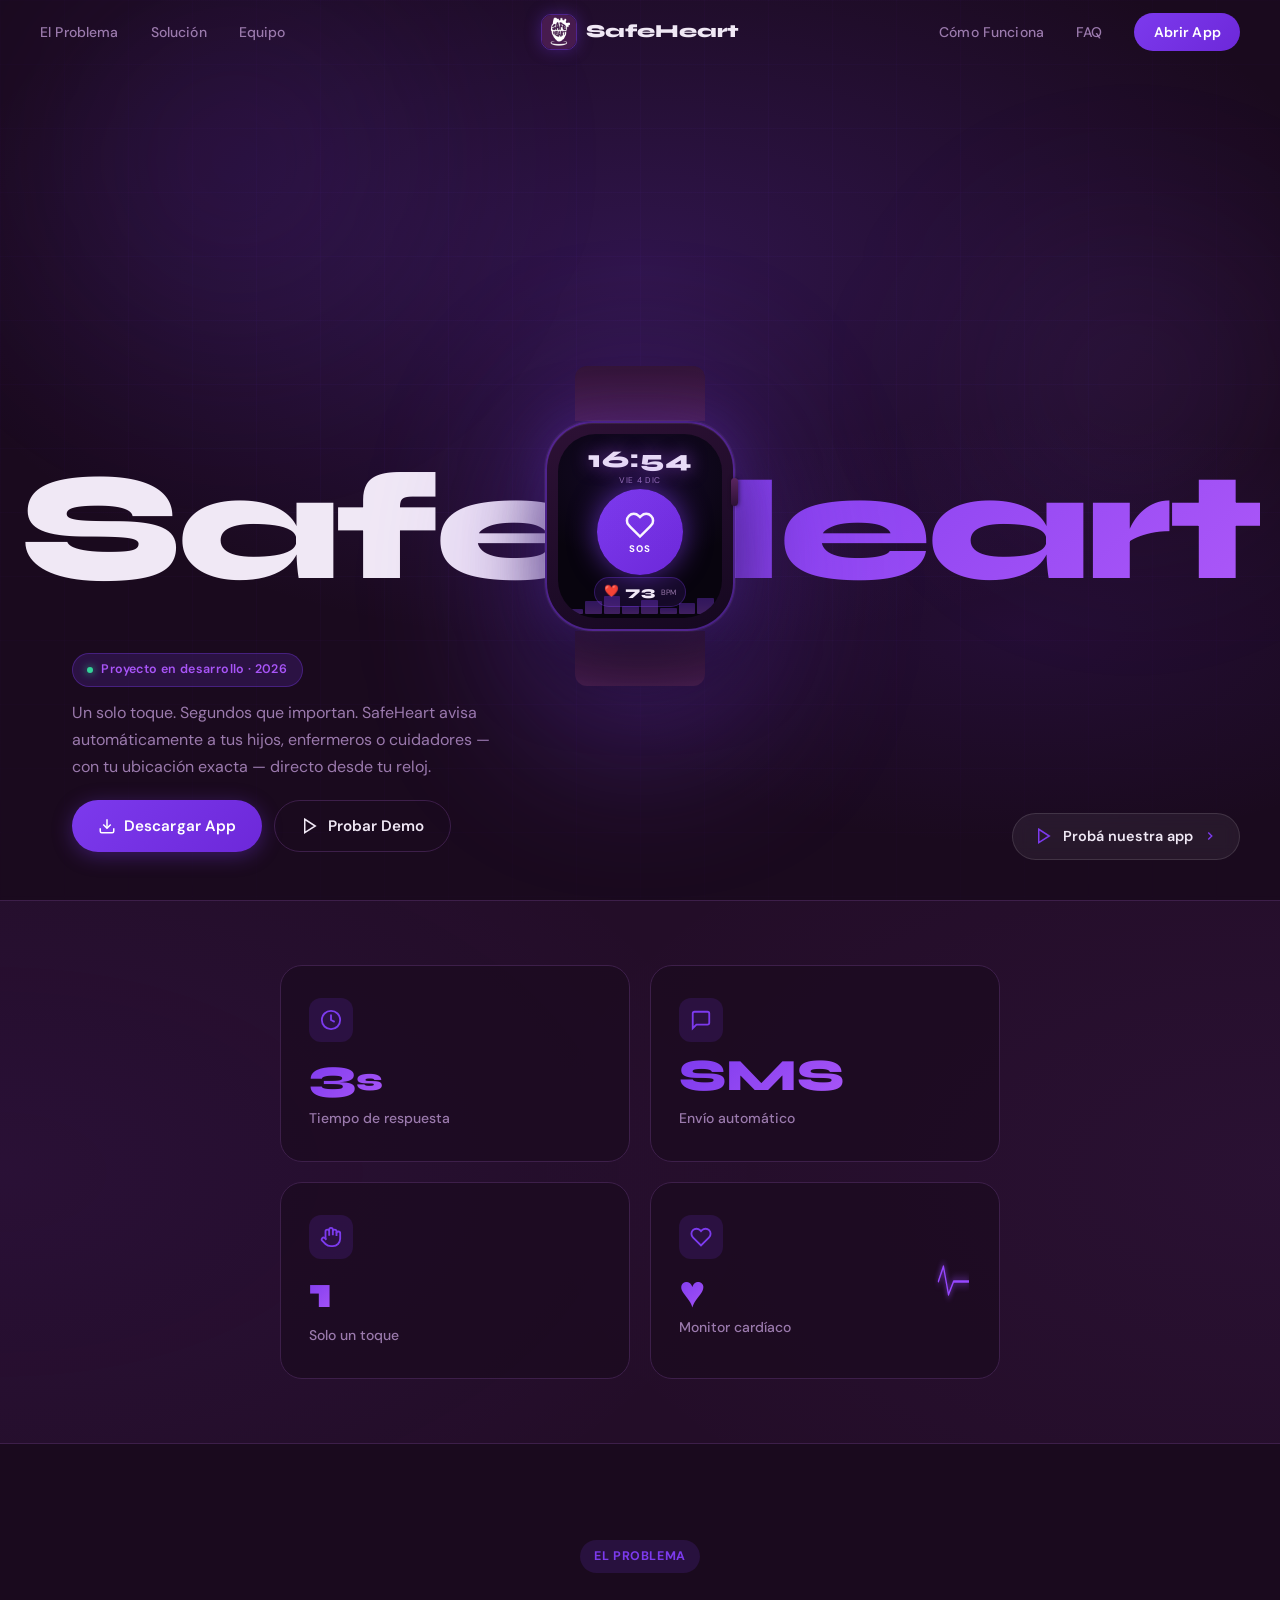
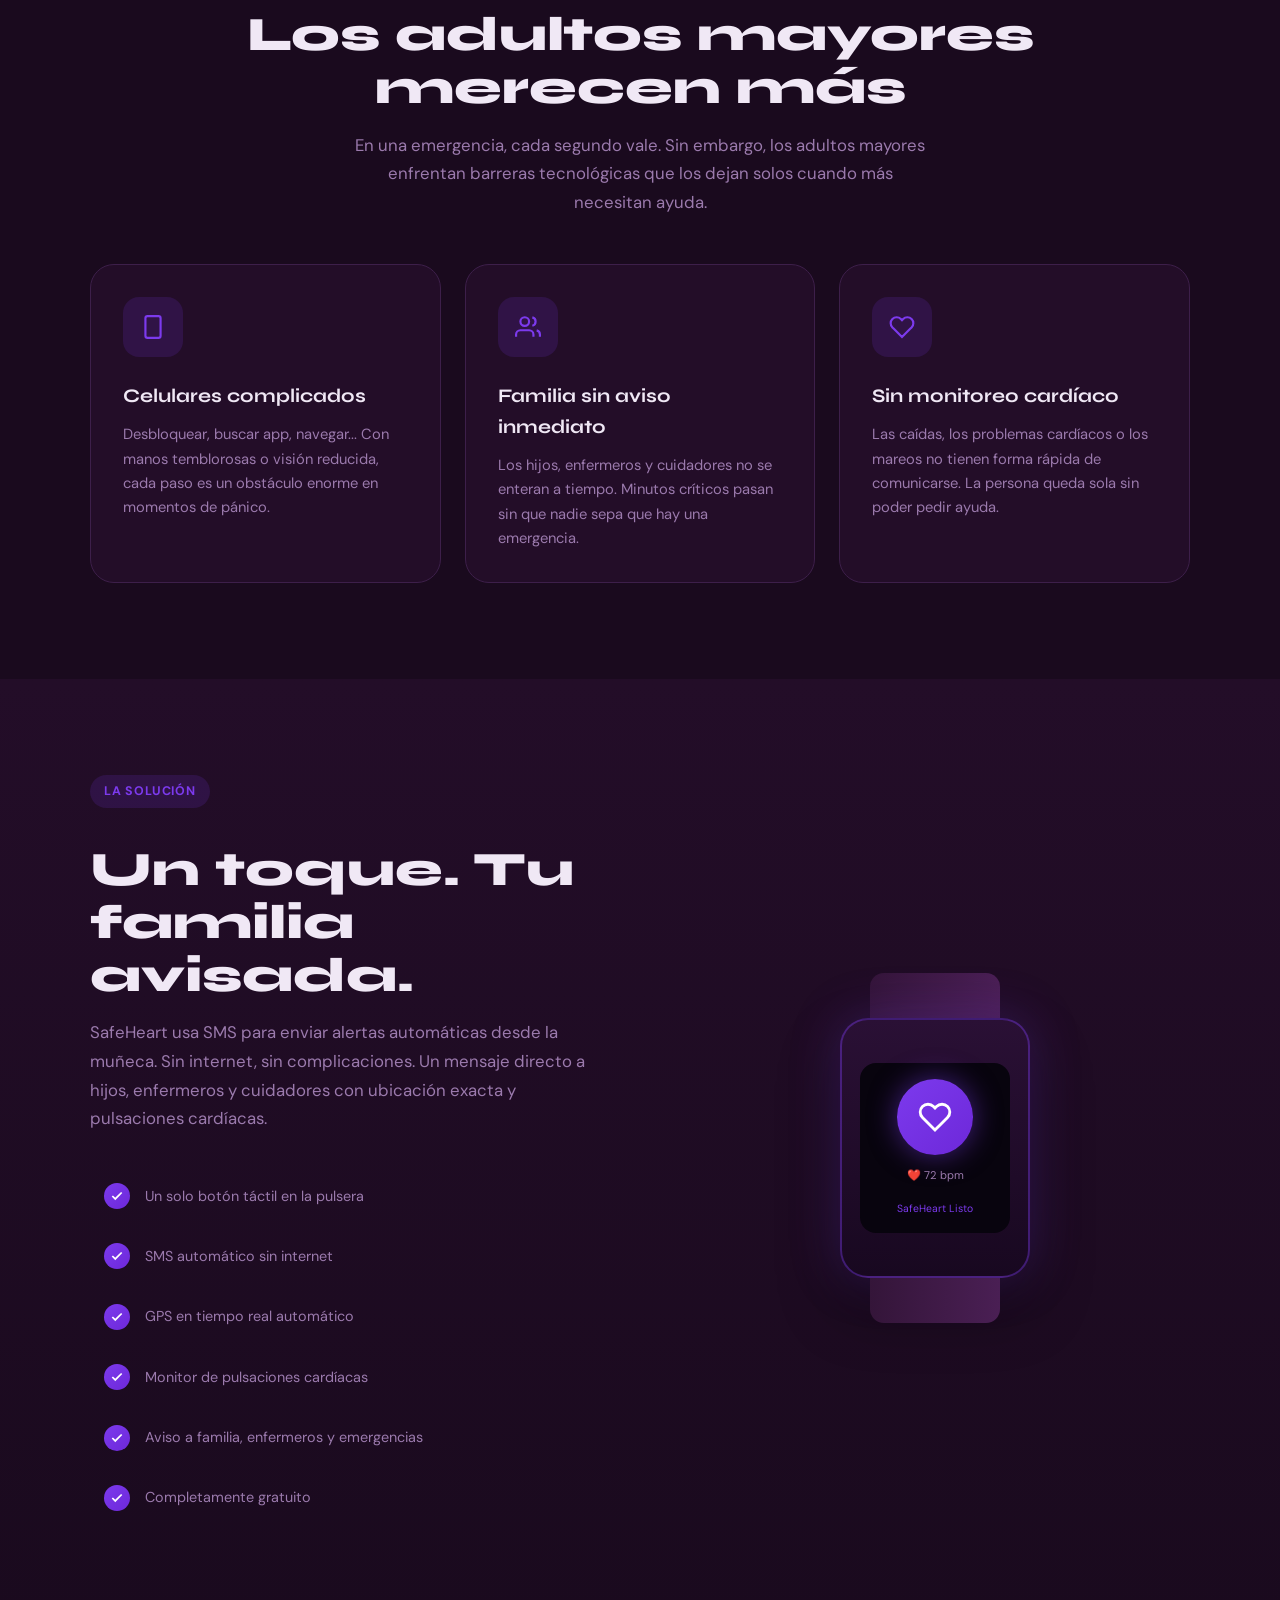
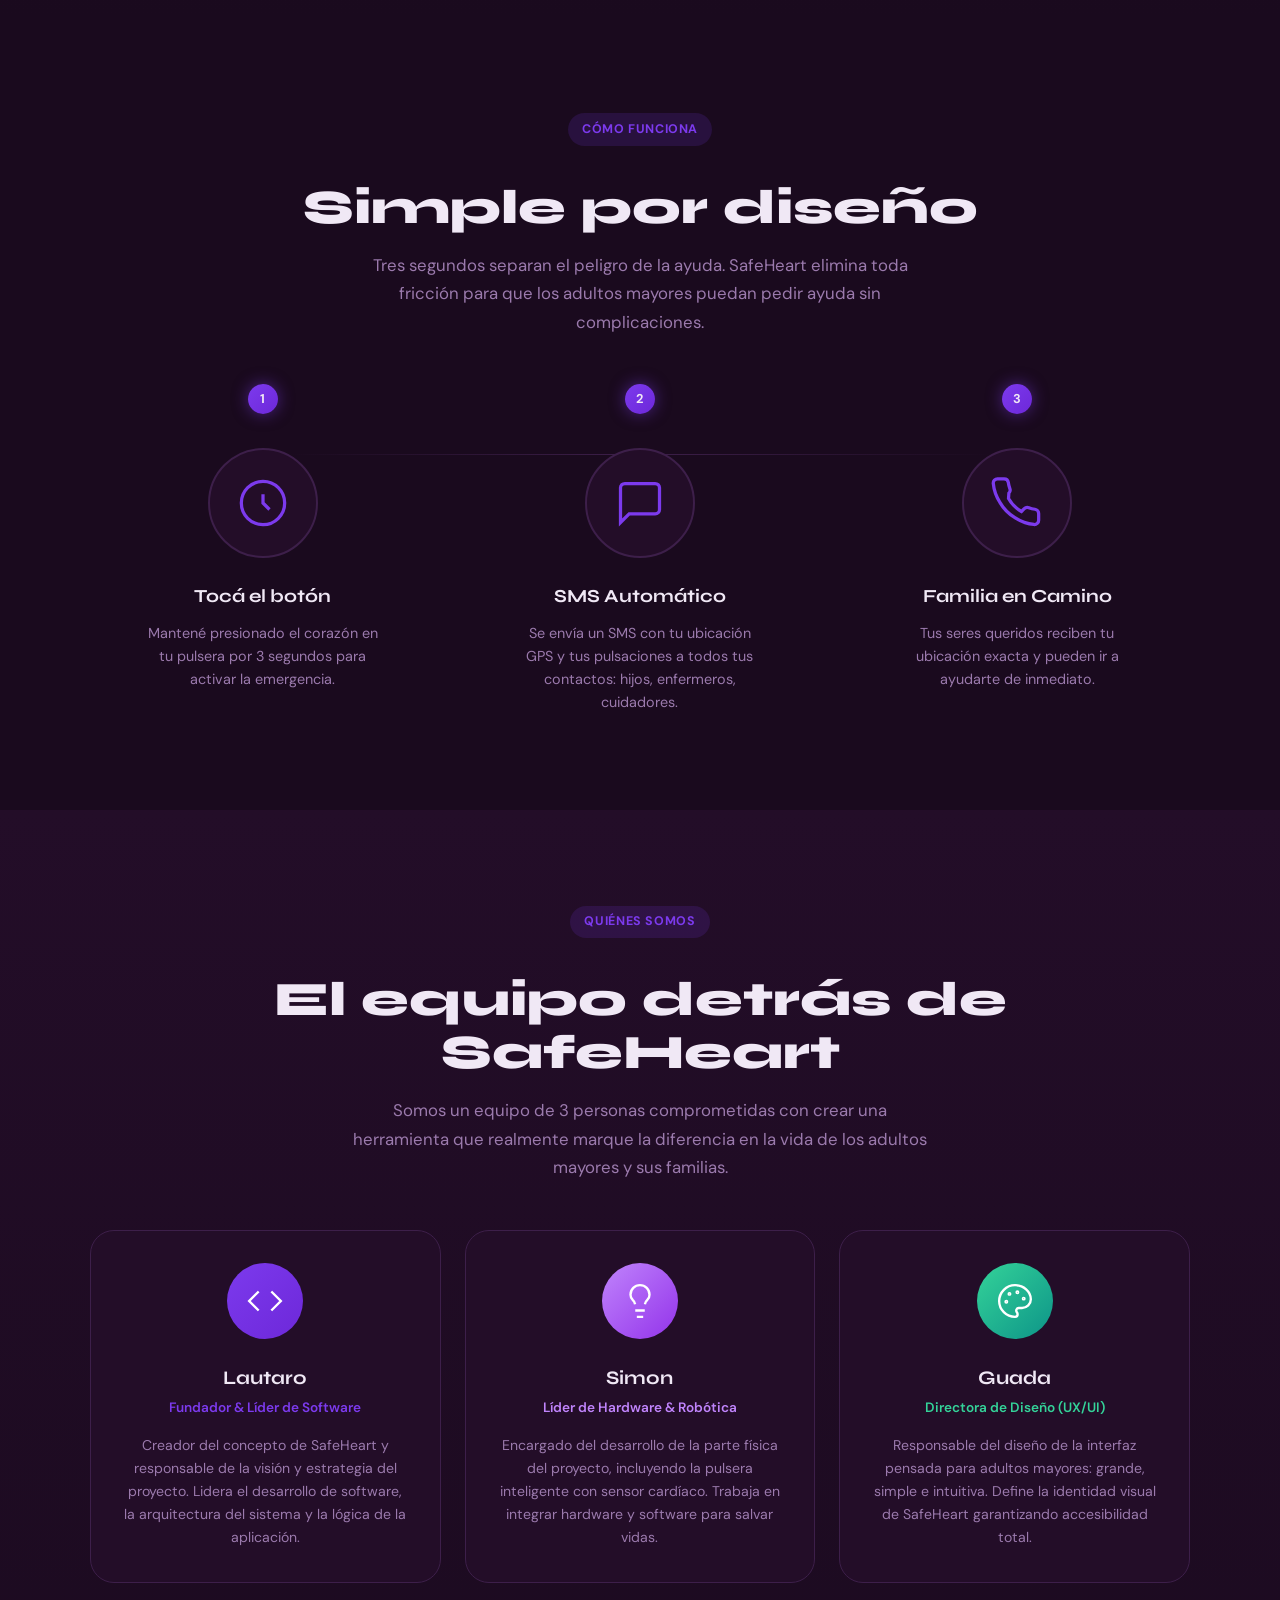
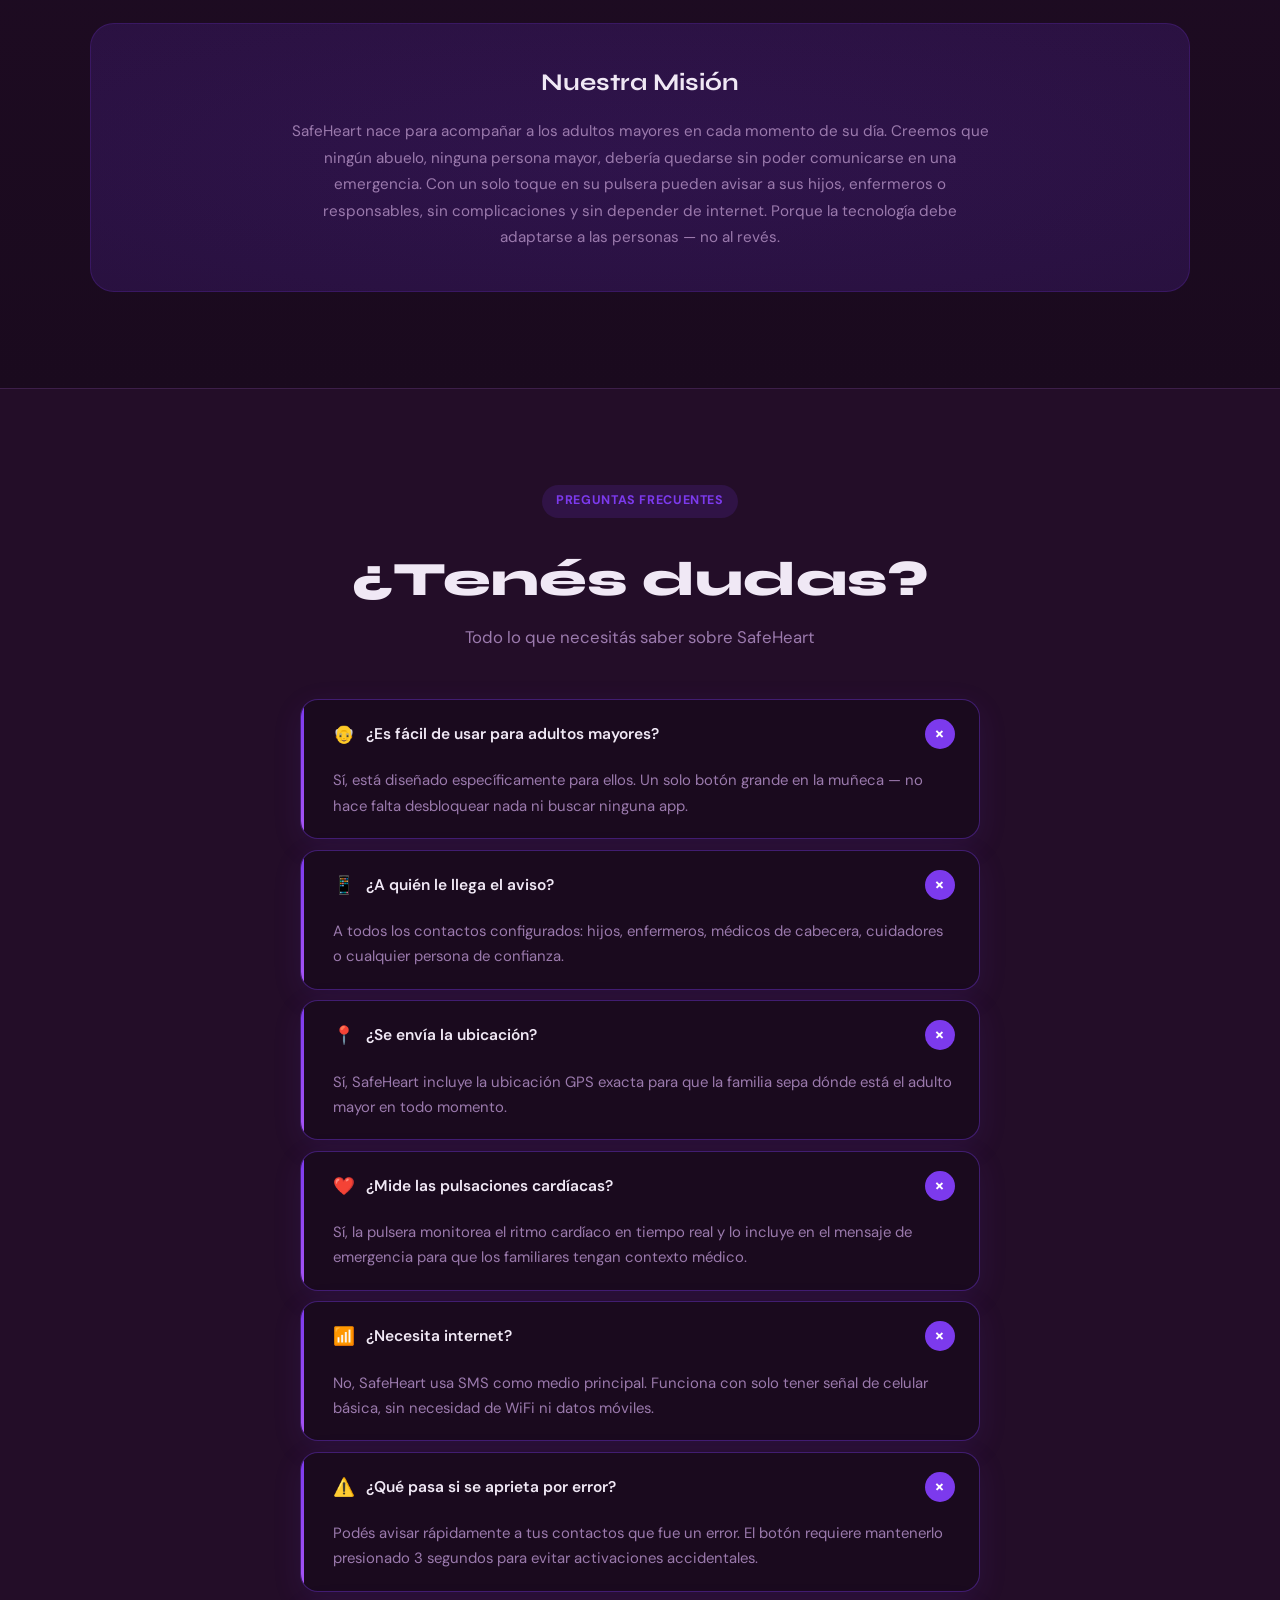
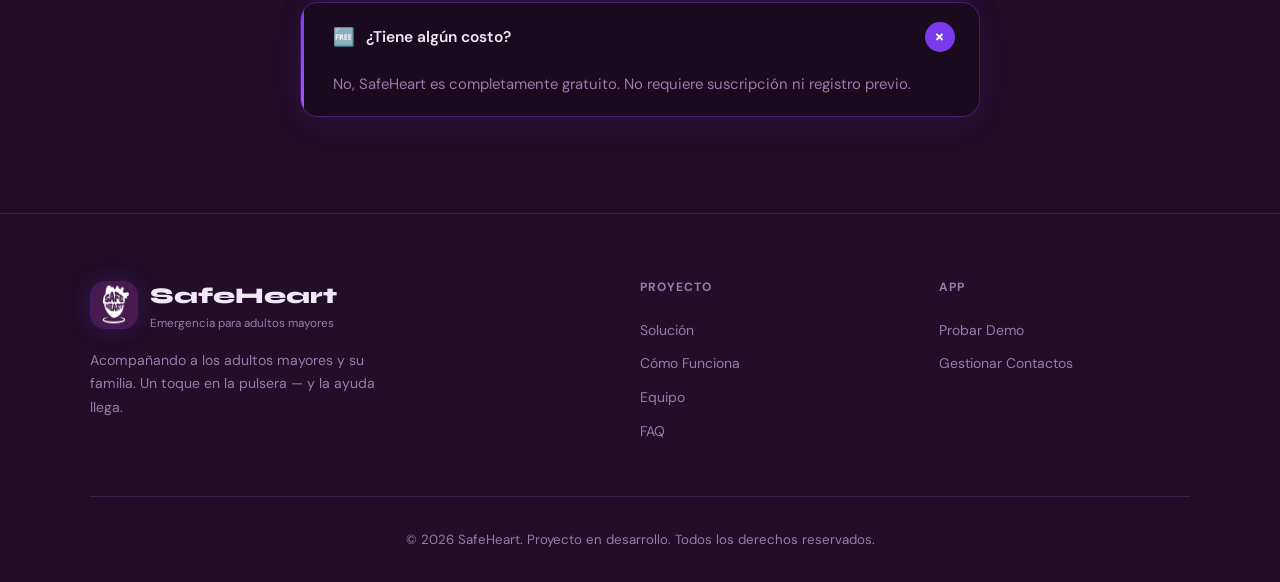
<file: index.html>
<!DOCTYPE html>
<html lang="es">
<head>
  <meta charset="UTF-8">
  <meta name="viewport" content="width=device-width, initial-scale=1.0">
  <title>SafeHeart — Emergencia para Adultos Mayores</title>
  <link rel="shortcut icon" href="img/logo nuevo safeheart.jpeg" type="image/x-icon">
  <link rel="preconnect" href="https://fonts.googleapis.com">
  <link href="https://fonts.googleapis.com/css2?family=Syne:wght@400;700;800&family=DM+Sans:ital,wght@0,300;0,400;0,500;0,600;1,400&display=swap" rel="stylesheet">
  <link rel="stylesheet" href="estilos.css">
  </style>
</head>
<body>

<div id="scroll-bar"></div>

<nav id="navbar">
  <div class="nav-inner">
    <div class="nav-left">
      <a href="#problema" class="nav-link">El Problema</a>
      <a href="#solucion" class="nav-link">Solución</a>
      <a href="#equipo"   class="nav-link">Equipo</a>
    </div>
    <div class="nav-center">
      <a href="index.html">
        <div class="nav-logo-img"><img src="img/logo nuevo safeheart.jpeg" alt="SafeHeart"></div>
        SafeHeart
      </a>
    </div>
    <div class="nav-right">
      <a href="#como-funciona" class="nav-link">Cómo Funciona</a>
      <a href="#faq" class="nav-link">FAQ</a>
      <a href="app.html" class="btn-nav">Abrir App</a>
    </div>
    <button class="mobile-menu-btn" onclick="toggleMobileMenu()" aria-label="Menú">
      <svg width="22" height="22" viewBox="0 0 24 24" fill="none" stroke="currentColor" stroke-width="2">
        <line x1="3" y1="12" x2="21" y2="12"/>
        <line x1="3" y1="6"  x2="21" y2="6"/>
        <line x1="3" y1="18" x2="21" y2="18"/>
      </svg>
    </button>
  </div>
</nav>

<div id="mobile-menu" class="mobile-menu">
  <a href="#problema"      onclick="toggleMobileMenu()">El Problema</a>
  <a href="#solucion"      onclick="toggleMobileMenu()">Solución</a>
  <a href="#como-funciona" onclick="toggleMobileMenu()">Cómo Funciona</a>
  <a href="#equipo"        onclick="toggleMobileMenu()">Equipo</a>
  <a href="#faq"           onclick="toggleMobileMenu()">FAQ</a>
  <a href="app.html"       class="btn-nav" style="width:fit-content;margin-top:.5rem">Abrir App</a>
</div>

<!-- ══ HERO ══ -->
<section class="hero">
  <div class="hero-bg"></div>
  <div class="hero-grid"></div>
  <div class="hero-blob hero-blob-1"></div>
  <div class="hero-blob hero-blob-2"></div>

  <div class="hero-stage">

    <!-- TÍTULO GIGANTE + RELOJ SUPERPUESTO -->
    <div class="hero-title-watch">

      <!-- Ondas pulsantes alrededor del reloj -->
      <div class="watch-rings">
        <div class="watch-ring"></div>
        <div class="watch-ring"></div>
        <div class="watch-ring"></div>
      </div>

      <!-- Título gigante -->
      <div class="hero-wordmark">
        <span class="safe">Safe</span><span class="heart-word">Heart</span>
      </div>

      <!-- Reloj centrado sobre el título -->
      <div class="hero-watch-wrap">
        <!-- Floating cards -->
        <div    class="float-card fc-1">
          <div class="fc-icon purple">
          
          </div>
          <div></div>
        </div>
        <div id="fc-sms"  
        <div id="fc-alrt">

        </div>

        <!-- SMARTWATCH -->
        <div class="smartwatch">
          <div class="watch-band-top"></div>
          <div class="watch-case">
            <div class="watch-crown"></div>
            <div class="watch-screen">
              <div class="watch-ecg">
                <div class="ecg-b"></div><div class="ecg-b"></div><div class="ecg-b"></div>
                <div class="ecg-b"></div><div class="ecg-b"></div><div class="ecg-b"></div>
                <div class="ecg-b"></div><div class="ecg-b"></div>
              </div>
              <div style="text-align:center">
                <div class="watch-time" id="watch-time">10:42</div>
                <div class="watch-date" id="watch-date">Lun 12 May</div>
              </div>
              <button id="emergency-btn" class="watch-sos-btn"
                onmousedown="startHold()" onmouseup="cancelHold()"
                onmouseleave="cancelHold()" ontouchstart="startHold(event)" ontouchend="cancelHold()">
                <svg width="30" height="30" viewBox="0 0 24 24" fill="none" stroke="white" stroke-width="2">
                  <path d="M20.84 4.61a5.5 5.5 0 0 0-7.78 0L12 5.67l-1.06-1.06a5.5 5.5 0 0 0-7.78 7.78l1.06 1.06L12 21.23l7.78-7.78 1.06-1.06a5.5 5.5 0 0 0 0-7.78z"/>
                </svg>
                <span class="watch-sos-label">SOS</span>
              </button>
              <div class="watch-bpm">
                <span class="bpm-heart">❤️</span>
                <span class="bpm-value" id="bpm-value">72</span>
                <span class="bpm-label">bpm</span>
              </div>
            </div>
          </div>
          <div class="watch-band-bottom"></div>
        </div>
      </div>
    </div>

    <!-- TEXTO + CTA debajo del título -->
    <div class="hero-body">
      <div class="hero-left">
        <div class="hero-badge">
          <span class="badge-dot-live"></span>
          Proyecto en desarrollo · 2026
        </div>
        <p class="hero-desc">Un solo toque. Segundos que importan. SafeHeart avisa automáticamente a tus hijos, enfermeros o cuidadores — con tu ubicación exacta — directo desde tu reloj.</p>
       
        <div class="hero-cta">
        <a href="https://drive.google.com/file/d/1Y7zOxhOwJO_aqKHJVRy_NBMu8LSsanpx/view?usp=sharing" target="_blank" class="btn-primary" style="text-decoration: none; display: inline-flex; align-items: center; justify-content: center; gap: 8px;">
          <svg width="18" height="18" viewBox="0 0 24 24" fill="none" stroke="currentColor" stroke-width="2"><path d="M21 15v4a2 2 0 0 1-2 2H5a2 2 0 0 1-2-2v-4"/><polyline points="7 10 12 15 17 10"/><line x1="12" y1="15" x2="12" y2="3"/></svg>
          Descargar App
        </a>

  <!-- BOTÓN DE PROBAR DEMO (se queda igual) -->
      <a href="app.html" class="btn-secondary">
        <svg width="18" height="18" viewBox="0 0 24 24" fill="none" stroke="currentColor" stroke-width="2"><polygon points="5 3 19 12 5 21 5 3"/></svg>
        Probar Demo
      </a>
    </div>

      <div class="hero-right">
        <a href="app.html" class="hero-app-cta">
          <svg width="18" height="18" viewBox="0 0 24 24" fill="none" stroke="currentColor" stroke-width="2"><polygon points="5 3 19 12 5 21 5 3"/></svg>
          Probá nuestra app
          <svg width="14" height="14" viewBox="0 0 24 24" fill="none" stroke="currentColor" stroke-width="2.5"><polyline points="9 18 15 12 9 6"/></svg>
        </a>
      </div>
    </div>

  </div><!-- /hero-stage -->
</section>

<!-- ══ STATS ══ -->
<section class="stats">
  <div class="stats-grid">
    <div class="stat-card reveal d1">
      <div class="stat-icon-wrap">
        <svg width="22" height="22" viewBox="0 0 24 24" fill="none" stroke="currentColor" stroke-width="2"><circle cx="12" cy="12" r="10"/><polyline points="12 6 12 12 16 14"/></svg>
      </div>
      <div class="stat-num" data-target="3" data-suffix="s">3<span>s</span></div>
      <div class="stat-desc">Tiempo de respuesta</div>
    </div>
    <div class="stat-card reveal d2">
      <div class="stat-icon-wrap">
        <svg width="22" height="22" viewBox="0 0 24 24" fill="none" stroke="currentColor" stroke-width="2"><path d="M21 15a2 2 0 0 1-2 2H7l-4 4V5a2 2 0 0 1 2-2h14a2 2 0 0 1 2 2z"/></svg>
      </div>
      <div class="stat-num">SMS</div>
      <div class="stat-desc">Envío automático</div>
    </div>
    <div class="stat-card reveal d3">
      <div class="stat-icon-wrap">
        <svg width="22" height="22" viewBox="0 0 24 24" fill="none" stroke="currentColor" stroke-width="2"><path d="M18 11V6a2 2 0 0 0-2-2 2 2 0 0 0-2 2v0M14 10V4a2 2 0 0 0-2-2 2 2 0 0 0-2 2v2M10 10.5V6a2 2 0 0 0-2-2 2 2 0 0 0-2 2v8"/><path d="M18 8a2 2 0 1 1 4 0v6a8 8 0 0 1-8 8h-2c-2.8 0-4.5-.86-5.99-2.34l-3.6-3.6a2 2 0 0 1 2.83-2.82L7 15"/></svg>
      </div>
      <div class="stat-num" data-target="1">1</div>
      <div class="stat-desc">Solo un toque</div>
    </div>
   <div class="stat-card reveal d4 stat-ecg">

    <div class="stat-icon-wrap">
        <svg width="22" height="22" viewBox="0 0 24 24"
             fill="none" stroke="currentColor" stroke-width="2">
            <path d="M20.84 4.61a5.5 5.5 0 0 0-7.78 0L12 5.67l-1.06-1.06a5.5 5.5 0 0 0-7.78 7.78l1.06 1.06L12 21.23l7.78-7.78 1.06-1.06a5.5 5.5 0 0 0 0-7.78z"/>
        </svg>
    </div>
    <div class="stat-content">
        <div class="stat-num">♥</div>
        <div class="stat-desc">Monitor cardíaco</div>
    </div>
    <div class="ecg-mini">
        <svg viewBox="0 0 240 45" preserveAspectRatio="none">
            <path class="ecg-line"
                d="M0 23 L35 23 L45 23 L53 12 L62 34 L73 3 L84 23 L105 23 L125 23 L135 15 L145 23 L170 23 L180 23 L190 8 L200 36 L210 23 L240 23"/>
        </svg>
    </div>
</div>
  </div>
</section>

<!-- ══ PROBLEMA ══ -->
<section id="problema" class="section">
  <div class="container">
    <div style="text-align:center; margin-bottom:1rem">
      <span class="sec-badge reveal">El Problema</span>
    </div>
    <h2 class="sec-title reveal">Los adultos mayores merecen más</h2>
    <p class="sec-sub reveal">En una emergencia, cada segundo vale. Sin embargo, los adultos mayores enfrentan barreras tecnológicas que los dejan solos cuando más necesitan ayuda.</p>
    <div class="cards-grid">
      <div class="card reveal-s d1">
        <div class="card-icon-box">
          <svg width="26" height="26" viewBox="0 0 24 24" fill="none" stroke="currentColor" stroke-width="2"><rect x="5" y="2" width="14" height="20" rx="2"/><line x1="12" y1="18" x2="12.01" y2="18"/></svg>
        </div>
        <h3>Celulares complicados</h3>
        <p>Desbloquear, buscar app, navegar... Con manos temblorosas o visión reducida, cada paso es un obstáculo enorme en momentos de pánico.</p>
      </div>
      <div class="card reveal-s d2">
        <div class="card-icon-box">
          <svg width="26" height="26" viewBox="0 0 24 24" fill="none" stroke="currentColor" stroke-width="2"><path d="M17 21v-2a4 4 0 0 0-4-4H5a4 4 0 0 0-4 4v2"/><circle cx="9" cy="7" r="4"/><path d="M23 21v-2a4 4 0 0 0-3-3.87M16 3.13a4 4 0 0 1 0 7.75"/></svg>
        </div>
        <h3>Familia sin aviso inmediato</h3>
        <p>Los hijos, enfermeros y cuidadores no se enteran a tiempo. Minutos críticos pasan sin que nadie sepa que hay una emergencia.</p>
      </div>
      <div class="card reveal-s d3">
        <div class="card-icon-box">
          <svg width="26" height="26" viewBox="0 0 24 24" fill="none" stroke="currentColor" stroke-width="2"><path d="M20.84 4.61a5.5 5.5 0 0 0-7.78 0L12 5.67l-1.06-1.06a5.5 5.5 0 0 0-7.78 7.78l1.06 1.06L12 21.23l7.78-7.78 1.06-1.06a5.5 5.5 0 0 0 0-7.78z"/></svg>
        </div>
        <h3>Sin monitoreo cardíaco</h3>
        <p>Las caídas, los problemas cardíacos o los mareos no tienen forma rápida de comunicarse. La persona queda sola sin poder pedir ayuda.</p>
      </div>
    </div>
  </div>
</section>

<!-- ══ SOLUCIÓN ══ -->
<section id="solucion" class="section section-alt">
  <div class="container">
    <div class="solution-grid">
      <div class="reveal-l">
        <span class="sec-badge">La Solución</span>
        <h2 class="sec-title left" style="margin-top:1rem">Un toque. Tu familia avisada.</h2>
        <p class="sec-sub left">SafeHeart usa SMS para enviar alertas automáticas desde la muñeca. Sin internet, sin complicaciones. Un mensaje directo a hijos, enfermeros y cuidadores con ubicación exacta y pulsaciones cardíacas.</p>
        <div class="features-list">
          <div class="feature"><div class="check-icon"><svg width="14" height="14" viewBox="0 0 24 24" fill="none" stroke="white" stroke-width="3"><polyline points="20 6 9 17 4 12"/></svg></div><span>Un solo botón táctil en la pulsera</span></div>
          <div class="feature"><div class="check-icon"><svg width="14" height="14" viewBox="0 0 24 24" fill="none" stroke="white" stroke-width="3"><polyline points="20 6 9 17 4 12"/></svg></div><span>SMS automático sin internet</span></div>
          <div class="feature"><div class="check-icon"><svg width="14" height="14" viewBox="0 0 24 24" fill="none" stroke="white" stroke-width="3"><polyline points="20 6 9 17 4 12"/></svg></div><span>GPS en tiempo real automático</span></div>
          <div class="feature"><div class="check-icon"><svg width="14" height="14" viewBox="0 0 24 24" fill="none" stroke="white" stroke-width="3"><polyline points="20 6 9 17 4 12"/></svg></div><span>Monitor de pulsaciones cardíacas</span></div>
          <div class="feature"><div class="check-icon"><svg width="14" height="14" viewBox="0 0 24 24" fill="none" stroke="white" stroke-width="3"><polyline points="20 6 9 17 4 12"/></svg></div><span>Aviso a familia, enfermeros y emergencias</span></div>
          <div class="feature"><div class="check-icon"><svg width="14" height="14" viewBox="0 0 24 24" fill="none" stroke="white" stroke-width="3"><polyline points="20 6 9 17 4 12"/></svg></div><span>Completamente gratuito</span></div>
        </div>
      </div>
      <div style="display:flex;justify-content:center" class="reveal-r">
        <div class="bracelet">
          <div class="strap top"></div>
          <div class="bracelet-body">
            <div class="bracelet-screen">
              <div class="mini-btn">
                <svg width="34" height="34" viewBox="0 0 24 24" fill="none" stroke="white" stroke-width="2"><path d="M20.84 4.61a5.5 5.5 0 0 0-7.78 0L12 5.67l-1.06-1.06a5.5 5.5 0 0 0-7.78 7.78l1.06 1.06L12 21.23l7.78-7.78 1.06-1.06a5.5 5.5 0 0 0 0-7.78z"/></svg>
              </div>
              <p>❤️ 72 bpm</p>
              <p style="font-size:.65rem;color:var(--primary);margin-top:4px">SafeHeart Listo</p>
            </div>
          </div>
          <div class="strap bottom"></div>
        </div>
      </div>
    </div>
  </div>
</section>

<!-- ══ CÓMO FUNCIONA ══ -->
<section id="como-funciona" class="section">
  <div class="container">
    <div style="text-align:center;margin-bottom:1rem">
      <span class="sec-badge reveal">Cómo Funciona</span>
    </div>
    <h2 class="sec-title reveal">Simple por diseño</h2>
    <p class="sec-sub reveal">Tres segundos separan el peligro de la ayuda. SafeHeart elimina toda fricción para que los adultos mayores puedan pedir ayuda sin complicaciones.</p>
    <div style="position:relative">
      <div class="steps-line"></div>
      <div class="steps-grid">
        <div class="step reveal-s d1">
          <span class="step-num">1</span>
          <div class="step-icon">
            <svg width="52" height="52" viewBox="0 0 24 24" fill="none" stroke="currentColor" stroke-width="1.5"><circle cx="12" cy="12" r="10"/><path d="M12 8v4l3 3"/></svg>
          </div>
          <h3>Tocá el botón</h3>
          <p>Mantené presionado el corazón en tu pulsera por 3 segundos para activar la emergencia.</p>
        </div>
        <div class="step reveal-s d2">
          <span class="step-num">2</span>
          <div class="step-icon">
            <svg width="52" height="52" viewBox="0 0 24 24" fill="none" stroke="currentColor" stroke-width="1.5"><path d="M21 15a2 2 0 0 1-2 2H7l-4 4V5a2 2 0 0 1 2-2h14a2 2 0 0 1 2 2z"/></svg>
          </div>
          <h3>SMS Automático</h3>
          <p>Se envía un SMS con tu ubicación GPS y tus pulsaciones a todos tus contactos: hijos, enfermeros, cuidadores.</p>
        </div>
        <div class="step reveal-s d3">
          <span class="step-num">3</span>
          <div class="step-icon">
            <svg width="52" height="52" viewBox="0 0 24 24" fill="none" stroke="currentColor" stroke-width="1.5"><path d="M22 16.92v3a2 2 0 0 1-2.18 2 19.79 19.79 0 0 1-8.63-3.07A19.5 19.5 0 0 1 4.11 11.7 19.79 19.79 0 0 1 1.04 2.9A2 2 0 0 1 3 .82h3a2 2 0 0 1 2 1.72 12.84 12.84 0 0 0 .7 2.81 2 2 0 0 1-.45 2.11L8.09 9.91a16 16 0 0 0 6 6l1.27-1.27a2 2 0 0 1 2.11-.45 12.84 12.84 0 0 0 2.81.7A2 2 0 0 1 22 16.92z"/></svg>
          </div>
          <h3>Familia en Camino</h3>
          <p>Tus seres queridos reciben tu ubicación exacta y pueden ir a ayudarte de inmediato.</p>
        </div>
      </div>
    </div>
  </div>
</section>

<!-- ══ EQUIPO ══ -->
<section id="equipo" class="section section-alt">
  <div class="container">
    <div style="text-align:center;margin-bottom:1rem">
      <span class="sec-badge reveal">Quiénes Somos</span>
    </div>
    <h2 class="sec-title reveal">El equipo detrás de SafeHeart</h2>
    <p class="sec-sub reveal">Somos un equipo de 3 personas comprometidas con crear una herramienta que realmente marque la diferencia en la vida de los adultos mayores y sus familias.</p>
    <div class="team-grid">
      <div class="team-card reveal-s d1">
        <div class="team-avatar red"><svg width="38" height="38" viewBox="0 0 24 24" fill="none" stroke="white" stroke-width="1.5"><polyline points="16 18 22 12 16 6"/><polyline points="8 6 2 12 8 18"/></svg></div>
        <h3>Lautaro</h3>
        <p class="team-role red">Fundador & Líder de Software</p>
        <p class="team-desc">Creador del concepto de SafeHeart y responsable de la visión y estrategia del proyecto. Lidera el desarrollo de software, la arquitectura del sistema y la lógica de la aplicación.</p>
      </div>
      <div class="team-card reveal-s d2">
        <div class="team-avatar gold"><svg width="38" height="38" viewBox="0 0 24 24" fill="none" stroke="white" stroke-width="1.5"><line x1="9" y1="18" x2="15" y2="18"/><line x1="10" y1="22" x2="14" y2="22"/><path d="M15.09 14c.18-.98.65-1.74 1.41-2.5A4.65 4.65 0 0 0 18 8 6 6 0 0 0 6 8c0 1 .23 2.23 1.5 3.5A4.61 4.61 0 0 1 8.91 14"/></svg></div>
        <h3>Simon</h3>
        <p class="team-role gold">Líder de Hardware & Robótica</p>
        <p class="team-desc">Encargado del desarrollo de la parte física del proyecto, incluyendo la pulsera inteligente con sensor cardíaco. Trabaja en integrar hardware y software para salvar vidas.</p>
      </div>
      <div class="team-card reveal-s d3">
        <div class="team-avatar green"><svg width="38" height="38" viewBox="0 0 24 24" fill="none" stroke="white" stroke-width="1.5"><circle cx="13.5" cy="6.5" r=".5"/><circle cx="17.5" cy="10.5" r=".5"/><circle cx="8.5" cy="7.5" r=".5"/><circle cx="6.5" cy="12.5" r=".5"/><path d="M12 2C6.5 2 2 6.5 2 12s4.5 10 10 10c.926 0 1.648-.746 1.648-1.688 0-.437-.18-.835-.437-1.125-.29-.289-.438-.652-.438-1.125a1.64 1.64 0 0 1 1.668-1.668h1.996c3.051 0 5.555-2.503 5.555-5.555C21.965 6.012 17.461 2 12 2z"/></svg></div>
        <h3>Guada</h3>
        <p class="team-role green">Directora de Diseño (UX/UI)</p>
        <p class="team-desc">Responsable del diseño de la interfaz pensada para adultos mayores: grande, simple e intuitiva. Define la identidad visual de SafeHeart garantizando accesibilidad total.</p>
      </div>
    </div>
    <div class="mission-box reveal">
      <h3>Nuestra Misión</h3>
      <p>SafeHeart nace para acompañar a los adultos mayores en cada momento de su día. Creemos que ningún abuelo, ninguna persona mayor, debería quedarse sin poder comunicarse en una emergencia. Con un solo toque en su pulsera pueden avisar a sus hijos, enfermeros o responsables, sin complicaciones y sin depender de internet. Porque la tecnología debe adaptarse a las personas — no al revés.</p>
    </div>
  </div>
</section>

<!-- ══ FAQ ══ -->
<section id="faq" class="faq-section">
  <div class="container" style="text-align:center">
    <span class="sec-badge reveal">Preguntas Frecuentes</span>
    <h2 class="sec-title reveal" style="margin-top:1rem">¿Tenés dudas?</h2>
    <p class="sec-sub reveal">Todo lo que necesitás saber sobre SafeHeart</p>
  </div>
  <div class="faq-list">
    <div class="faq-item reveal d1">
      <button class="faq-question">
        <div class="faq-left"><span class="faq-icon">👴</span>¿Es fácil de usar para adultos mayores?</div>
        <span class="faq-toggle">+</span>
      </button>
      <div class="faq-answer"><p>Sí, está diseñado específicamente para ellos. Un solo botón grande en la muñeca — no hace falta desbloquear nada ni buscar ninguna app.</p></div>
    </div>
    <div class="faq-item reveal d2">
      <button class="faq-question">
        <div class="faq-left"><span class="faq-icon">📱</span>¿A quién le llega el aviso?</div>
        <span class="faq-toggle">+</span>
      </button>
      <div class="faq-answer"><p>A todos los contactos configurados: hijos, enfermeros, médicos de cabecera, cuidadores o cualquier persona de confianza.</p></div>
    </div>
    <div class="faq-item reveal d3">
      <button class="faq-question">
        <div class="faq-left"><span class="faq-icon">📍</span>¿Se envía la ubicación?</div>
        <span class="faq-toggle">+</span>
      </button>
      <div class="faq-answer"><p>Sí, SafeHeart incluye la ubicación GPS exacta para que la familia sepa dónde está el adulto mayor en todo momento.</p></div>
    </div>
    <div class="faq-item reveal d4">
      <button class="faq-question">
        <div class="faq-left"><span class="faq-icon">❤️</span>¿Mide las pulsaciones cardíacas?</div>
        <span class="faq-toggle">+</span>
      </button>
      <div class="faq-answer"><p>Sí, la pulsera monitorea el ritmo cardíaco en tiempo real y lo incluye en el mensaje de emergencia para que los familiares tengan contexto médico.</p></div>
    </div>
    <div class="faq-item reveal d5">
      <button class="faq-question">
        <div class="faq-left"><span class="faq-icon">📶</span>¿Necesita internet?</div>
        <span class="faq-toggle">+</span>
      </button>
      <div class="faq-answer"><p>No, SafeHeart usa SMS como medio principal. Funciona con solo tener señal de celular básica, sin necesidad de WiFi ni datos móviles.</p></div>
    </div>
    <div class="faq-item reveal d6">
      <button class="faq-question">
        <div class="faq-left"><span class="faq-icon">⚠️</span>¿Qué pasa si se aprieta por error?</div>
        <span class="faq-toggle">+</span>
      </button>
      <div class="faq-answer"><p>Podés avisar rápidamente a tus contactos que fue un error. El botón requiere mantenerlo presionado 3 segundos para evitar activaciones accidentales.</p></div>
    </div>
    <div class="faq-item reveal">
      <button class="faq-question">
        <div class="faq-left"><span class="faq-icon">🆓</span>¿Tiene algún costo?</div>
        <span class="faq-toggle">+</span>
      </button>
      <div class="faq-answer"><p>No, SafeHeart es completamente gratuito. No requiere suscripción ni registro previo.</p></div>
    </div>
  </div>
</section>

<!-- ══ FOOTER ══ -->
<footer class="footer">
  <div class="footer-inner">
    <div class="footer-grid">
      <div>
        <div class="footer-logo">
          <div class="footer-logo-img"><img src="img/logo nuevo safeheart.jpeg" alt="SafeHeart"></div>
          <div>
            <div class="footer-brand-name">SafeHeart</div>
            <div class="footer-tagline">Emergencia para adultos mayores</div>
          </div>
        </div>
        <p class="footer-desc">Acompañando a los adultos mayores y su familia. Un toque en la pulsera — y la ayuda llega.</p>
      </div>
      <div class="footer-col">
        <h4>Proyecto</h4>
        <a href="#solucion">Solución</a>
        <a href="#como-funciona">Cómo Funciona</a>
        <a href="#equipo">Equipo</a>
        <a href="#faq">FAQ</a>
      </div>
      <div class="footer-col">
        <h4>App</h4>
        <a href="app.html">Probar Demo</a>
        <a href="app.html">Gestionar Contactos</a>
      </div>
    </div>
    <div class="footer-bottom">
      <p>© 2026 SafeHeart. Proyecto en desarrollo. Todos los derechos reservados.</p>
    </div>
  </div>
</footer>

<script src="app.js"></script>
<script>
/* ══════════════════════════════════════
   SAFEHEART — JS PREMIUM
══════════════════════════════════════ */

// ── Scroll progress bar ──
const scrollBar = document.getElementById('scroll-bar');
window.addEventListener('scroll', () => {
  const h = document.documentElement.scrollHeight - window.innerHeight;
  scrollBar.style.width = (window.scrollY / h * 100) + '%';
}, { passive: true });

// ── Navbar scroll ──
const navbar = document.getElementById('navbar');
const navLinks = document.querySelectorAll('.nav-link');
const sections = document.querySelectorAll('section[id]');
window.addEventListener('scroll', () => {
  navbar.classList.toggle('scrolled', window.scrollY > 40);
  let cur = '';
  sections.forEach(s => { if (window.scrollY >= s.offsetTop - 140) cur = s.id; });
  navLinks.forEach(a => {
    a.classList.toggle('active', a.getAttribute('href') === '#' + cur);
  });
}, { passive: true });

// ── Mobile menu ──
function toggleMobileMenu() {
  document.getElementById('mobile-menu').classList.toggle('open');
}

// ── Smooth scroll ──
document.querySelectorAll('a[href^="#"]').forEach(a => {
  a.addEventListener('click', e => {
    const t = document.querySelector(a.getAttribute('href'));
    if (t) { e.preventDefault(); t.scrollIntoView({ behavior:'smooth', block:'start' }); }
  });
});

// ── Scroll reveal ──
const revealObs = new IntersectionObserver((entries) => {
  entries.forEach(e => { if (e.isIntersecting) e.target.classList.add('in'); });
}, { threshold: 0.1, rootMargin: '0px 0px -50px 0px' });
document.querySelectorAll('.reveal, .reveal-l, .reveal-r, .reveal-s').forEach(el => revealObs.observe(el));

// ── Animated counters ──
const counterObs = new IntersectionObserver((entries) => {
  entries.forEach(e => {
    if (!e.isIntersecting || e.target.dataset.done) return;
    e.target.dataset.done = '1';
    const target = +e.target.dataset.target;
    const suffix = e.target.dataset.suffix || '';
    if (!target) return;
    let start = null;
    const step = ts => {
      if (!start) start = ts;
      const p = Math.min((ts - start) / 1400, 1);
      e.target.innerHTML = Math.floor(p * target) + (suffix ? `<span>${suffix}</span>` : '');
      if (p < 1) requestAnimationFrame(step);
      else e.target.innerHTML = target + (suffix ? `<span>${suffix}</span>` : '');
    };
    requestAnimationFrame(step);
  });
}, { threshold: 0.5 });
document.querySelectorAll('.stat-num[data-target]').forEach(el => counterObs.observe(el));

// ── Real-time clock ──
function updateWatch() {
  const now = new Date();
  const h = String(now.getHours()).padStart(2,'0');
  const m = String(now.getMinutes()).padStart(2,'0');
  const wt = document.getElementById('watch-time');
  if (wt) wt.textContent = h + ':' + m;
  const days   = ['Dom','Lun','Mar','Mié','Jue','Vie','Sáb'];
  const months = ['Ene','Feb','Mar','Abr','May','Jun','Jul','Ago','Sep','Oct','Nov','Dic'];
  const wd = document.getElementById('watch-date');
  if (wd) wd.textContent = days[now.getDay()] + ' ' + now.getDate() + ' ' + months[now.getMonth()];
}
updateWatch();
setInterval(updateWatch, 1000);

// ── BPM simulation ──
let bpm = 72;
setInterval(() => {
  bpm = Math.max(58, Math.min(90, bpm + Math.floor(Math.random()*5)-2));
  const el = document.getElementById('bpm-value');
  if (el) el.textContent = bpm;
}, 2000);

// ── 🚨 BOTÓN DE EMERGENCIA (SafeHeart) ──
const emergencyBtn = document.getElementById('emergency-btn');
let holdInterval = null;
let progressVal = 0;
let sosTriggered = false;

function triggerSOS() {
  if (sosTriggered) return;
  sosTriggered = true;

  const statusSub = document.getElementById('status-subtitle');
  const progressEl = document.getElementById('progress');

  if (statusSub) statusSub.textContent = '🚨 ¡EMERGENCIA ACTIVADA!';
  if (emergencyBtn) emergencyBtn.classList.add('active');

  setTimeout(() => { document.getElementById('fc-loc').classList.add('show'); }, 300);
  setTimeout(() => { document.getElementById('fc-sms').classList.add('show'); }, 800);
  setTimeout(() => { document.getElementById('fc-alrt').classList.add('show'); }, 1300);

  enviarWhatsApp(-34.6037, -58.3816);

  setTimeout(() => {
    sosTriggered = false;
    if (emergencyBtn) emergencyBtn.classList.remove('active');
    ['fc-loc','fc-sms','fc-alrt'].forEach(id => {
      const el = document.getElementById(id);
      if (el) el.classList.remove('show');
    });
    if (progressEl) progressEl.style.width = '0%';
    if (statusSub) statusSub.textContent = 'Mantené presionado para probar';
    progressVal = 0;
  }, 5000);
}

function startHold(e) {
  if (e) e.preventDefault();
  if (sosTriggered) return;
  progressVal = 0;
  const statusSub = document.getElementById('status-subtitle');
  const progressEl = document.getElementById('progress');
  if (statusSub) statusSub.textContent = 'Soltá para cancelar…';
  if (holdInterval) clearInterval(holdInterval);
  holdInterval = setInterval(() => {
    progressVal = Math.min(progressVal + 100/30, 100);
    if (progressEl) progressEl.style.width = progressVal + '%';
    if (progressVal >= 100) {
      clearInterval(holdInterval);
      holdInterval = null;
      triggerSOS();
    }
  }, 100);
}

function cancelHold() {
  if (sosTriggered) return;
  clearInterval(holdInterval);
  holdInterval = null;
  progressVal = 0;
  const progressEl = document.getElementById('progress');
  const statusSub = document.getElementById('status-subtitle');
  if (progressEl) progressEl.style.width = '0%';
  if (statusSub) statusSub.textContent = 'Mantené presionado para probar';
}

if (emergencyBtn) {
  emergencyBtn.addEventListener('mousedown', (e) => {
    if (e.button === 0) startHold(e);
  });
  emergencyBtn.addEventListener('mouseup', (e) => {
    if (e.button === 0) cancelHold();
  });
  emergencyBtn.addEventListener('mouseleave', cancelHold);
  emergencyBtn.addEventListener('touchstart', (e) => {
    e.preventDefault();
    startHold(e);
  });
  emergencyBtn.addEventListener('touchend', (e) => {
    e.preventDefault();
    cancelHold();
  });
  emergencyBtn.addEventListener('touchcancel', cancelHold);
}

// ── 🖱️ ATAJO CON LA RUEDITA (CLIC MEDIO) EN CUALQUIER LUGAR ──
document.addEventListener('mousedown', function(e) {
  if (e.button === 1) {
    e.preventDefault();
    e.stopPropagation();
    if (sosTriggered) return;
    if (emergencyBtn && (e.target === emergencyBtn || emergencyBtn.contains(e.target))) {
      if (holdInterval) cancelHold();
    }
    triggerSOS(); // Activa al instante
  }
});

document.addEventListener('auxclick', function(e) {
  if (e.button === 1) {
    e.preventDefault();
  }
});

let yaEnviado = false;
function enviarWhatsApp(lat, lon) {
  if (yaEnviado) return;
  yaEnviado = true;
  const numero = "5491161604379";
  const msg = "🚨 Emergencia SafeHeart\nMi ubicación actual:\nhttps://maps.google.com/?q=" + lat + "," + lon;
  window.open("https://api.whatsapp.com/send?phone=" + numero + "&text=" + encodeURIComponent(msg), '_blank');
  setTimeout(() => { yaEnviado = false; }, 10000);
}

// ── FAQ accordion ──
document.querySelectorAll('.faq-question').forEach(btn => {
  btn.addEventListener('click', () => {
    const item = btn.parentElement;
    document.querySelectorAll('.faq-item').forEach(i => { if(i!==item) i.classList.remove('active'); });
    item.classList.toggle('active');
  });
});

// ── Mostrar tarjetas flotantes al cargar ──
setTimeout(() => {
  ['fc-loc','fc-sms','fc-alrt'].forEach((id,i) => {
    setTimeout(() => { const el = document.getElementById(id); if(el) el.classList.add('show'); }, i*500);
  });
}, 2000);

console.log('✅ SafeHeart: Ruedita (clic medio) = SOS instantáneo en toda la página.');
</script>
</body>
</html>
</file>
<file: estilos.css>
/* ══════════════════════════════════════════
   SAFEHEART — APPLE-INSPIRED REDESIGN
   FULLY RESPONSIVE — All breakpoints
══════════════════════════════════════════ */
*, *::before, *::after { margin:0; padding:0; box-sizing:border-box; }

:root {
  --bg:           #1a0a1e;
  --bg-card:      #230d28;
  --fg:           #f0e8f5;
  --fg-muted:     #9b7aad;
  --border:       #3d1f4a;
  --primary:      #7c3aed;
  --primary-dim:  rgba(124,58,237,0.15);
  --accent:       #a855f7;
  --green:        #34d399;
  --green-dim:    rgba(52,211,153,0.2);
  --gold:         #c084fc;
  --gold-dim:     rgba(192,132,252,0.2);
  --blue:         #818cf8;
  --blue-dim:     rgba(129,140,248,0.2);
  --font-display: 'Syne', sans-serif;
  --font-body:    'DM Sans', sans-serif;
  --ease-spring:  cubic-bezier(0.34,1.56,0.64,1);
  --ease-out:     cubic-bezier(0.4,0,0.2,1);
}

html { scroll-behavior: smooth; overflow-x: hidden; }
body {
  font-family: var(--font-body);
  background: var(--bg);
  color: var(--fg);
  line-height: 1.6;
  overflow-x: hidden;
}
a { text-decoration: none; color: inherit; }
button { font-family: inherit; cursor: pointer; border: none; background: none; }
img { display: block; max-width: 100%; }

/* SCROLL PROGRESS */
#scroll-bar {
  position: fixed; top:0; left:0; height:2px; width:0%;
  background: linear-gradient(90deg, var(--primary), var(--accent), var(--green));
  z-index: 9999; transition: width .1s linear;
}

/* TICKER */
.ticker-band {
  background: var(--primary);
  overflow: hidden; padding: .55rem 0;
  position: relative; z-index: 200;
}
.ticker-inner {
  display: inline-flex; white-space: nowrap;
  animation: ticker 22s linear infinite;
}
.ticker-item {
  display: inline-flex; align-items: center; gap: .9rem;
  padding: 0 2rem; font-size: .78rem; font-weight: 700;
  color: rgba(255,255,255,.95); letter-spacing: .06em; text-transform: uppercase;
}
.ticker-dot { width:5px; height:5px; background: rgba(255,255,255,.5); border-radius:50%; }
@keyframes ticker { to { transform: translateX(-50%); } }

/* NAVBAR */
#navbar {
  position: fixed; top: 0; left: 0; right: 0; z-index: 500;
  padding: 0 2rem; height: 64px;
  display: flex; align-items: center;
  transition: background .4s var(--ease-out), box-shadow .4s var(--ease-out);
}
#navbar.scrolled {
  background: rgba(26,10,30,.92);
  backdrop-filter: blur(20px) saturate(1.4);
  box-shadow: 0 1px 0 var(--border);
}
.nav-inner {
  width: 100%; max-width: 1200px; margin: auto;
  display: grid; grid-template-columns: 1fr auto 1fr;
  align-items: center; gap: 1rem;
}
.nav-left { display: flex; align-items: center; gap: 2rem; }
.nav-center a {
  display: flex; align-items: center; gap: .6rem;
  font-family: var(--font-display); font-size: 1.15rem; font-weight: 800;
  color: var(--fg); white-space: nowrap;
}
.nav-logo-img {
  width: 36px; height: 36px; border-radius: 10px; overflow: hidden;
  border: 1.5px solid rgba(124,58,237,.5);
  box-shadow: 0 0 16px rgba(124,58,237,.35);
  transition: box-shadow .3s;
}
.nav-logo-img img { width:100%; height:100%; object-fit:cover; }
.nav-center a:hover .nav-logo-img { box-shadow: 0 0 28px rgba(124,58,237,.7); }
.nav-right { display: flex; align-items: center; gap: 2rem; justify-content: flex-end; }
.nav-link {
  font-size: .875rem; font-weight: 500; color: var(--fg-muted);
  letter-spacing: .01em; transition: color .25s; position: relative;
}
.nav-link::after {
  content: ''; position: absolute; bottom:-4px; left:0; right:0; height:1px;
  background: var(--primary); transform: scaleX(0); transition: transform .3s var(--ease-out);
}
.nav-link:hover { color: var(--fg); }
.nav-link:hover::after, .nav-link.active::after { transform: scaleX(1); }
.nav-link.active { color: var(--fg); }
.btn-nav {
  background: linear-gradient(135deg, var(--primary), #6d28d9);
  color: #fff !important; padding: .5rem 1.2rem; border-radius: 50px;
  font-size: .875rem; font-weight: 600; letter-spacing: .01em;
  transition: all .3s;
}
.btn-nav:hover { transform: translateY(-2px); box-shadow: 0 6px 24px rgba(124,58,237,.5); }

.mobile-menu-btn { display:none; color: var(--fg); padding:.4rem; }
.mobile-menu {
  display:none; flex-direction:column; gap:.25rem;
  position: fixed; top:64px; left:0; right:0;
  background: rgba(26,10,30,.97); backdrop-filter:blur(20px);
  border-bottom: 1px solid var(--border); padding:1rem;
  z-index:499;
}
.mobile-menu.open { display:flex; }
.mobile-menu a {
  padding:.75rem 1rem; border-radius:10px; font-size:.95rem;
  color: var(--fg-muted); transition: all .2s;
}
.mobile-menu a:hover { background: var(--primary-dim); color: var(--fg); }

@media (max-width:900px) {
  .nav-left, .nav-right { display:none; }
  .nav-inner { grid-template-columns: 1fr auto 1fr; position:relative; }
  .mobile-menu-btn { display:flex; align-items:center; justify-content:flex-end; }
}

/* HERO */
.hero {
  position: relative;
  min-height: 100vh;
  display: flex; flex-direction: column;
  align-items: center; justify-content: flex-end;
  padding-top: 64px;
  overflow: hidden;
}
.hero-bg {
  position: absolute; inset: 0;
  background: radial-gradient(ellipse 80% 60% at 50% 30%, rgba(124,58,237,.22) 0%, transparent 70%),
              radial-gradient(ellipse 60% 40% at 80% 70%, rgba(109,40,217,.12) 0%, transparent 60%),
              var(--bg);
  z-index: 0;
}
.hero-bg::after {
  content:''; position:absolute; inset:0;
  opacity:.4; pointer-events:none;
}
.hero-grid {
  position: absolute; inset: 0; z-index: 1; pointer-events:none;
  background-image:
    linear-gradient(rgba(124,58,237,.04) 1px, transparent 1px),
    linear-gradient(90deg, rgba(124,58,237,.04) 1px, transparent 1px);
  background-size: 64px 64px;
  mask-image: radial-gradient(ellipse 90% 80% at 50% 40%, black 30%, transparent 100%);
}
.hero-blob { position:absolute; border-radius:50%; pointer-events:none; z-index:1; filter: blur(80px); }
.hero-blob-1 {
  width:600px; height:500px; top:-10%; left:-5%;
  background: radial-gradient(circle, rgba(124,58,237,.14), transparent 70%);
  animation: blobMove1 12s ease-in-out infinite;
}
.hero-blob-2 {
  width:500px; height:400px; top:20%; right:-8%;
  background: radial-gradient(circle, rgba(168,85,247,.1), transparent 70%);
  animation: blobMove2 10s ease-in-out infinite;
}
@keyframes blobMove1 { 0%,100%{transform:translate(0,0) scale(1)} 50%{transform:translate(3%,4%) scale(1.05)} }
@keyframes blobMove2 { 0%,100%{transform:translate(0,0) scale(1)} 50%{transform:translate(-4%,-3%) scale(1.08)} }

.hero-stage {
  position: relative; z-index: 2;
  width: 100%; max-width: 1400px;
  margin: 0 auto;
  display: flex; flex-direction: column; align-items: center;
  padding: 0 1rem;
}

.hero-wordmark {
  font-family: var(--font-display);
  font-size: clamp(4rem, 12vw, 11rem);
  font-weight: 800;
  letter-spacing: -.03em;
  line-height: .9;
  color: rgba(255,255,255,.92);
  text-align: center;
  white-space: nowrap;
  position: relative;
  display: flex; align-items: center; justify-content: center; gap: .02em;
  user-select: none;
  animation: wordmarkReveal 1.2s var(--ease-out) both;
}
.hero-wordmark .safe { color: var(--fg); }
.hero-wordmark .heart-word {
  background: linear-gradient(135deg, var(--primary) 0%, var(--accent) 50%, var(--gold) 100%);
  -webkit-background-clip: text; -webkit-text-fill-color: transparent;
  background-clip: text; background-size: 200% auto;
  animation: wordmarkReveal 1.2s var(--ease-out) both, gradShift 4s linear infinite;
}
@keyframes wordmarkReveal { from{opacity:0;transform:translateY(30px)} to{opacity:1;transform:translateY(0)} }
@keyframes gradShift { to { background-position: 200% center; } }

.hero-watch-wrap {
  position: absolute;
  top: 50%; left: 50%;
  transform: translate(-50%, -50%);
  z-index: 10;
  display: flex; flex-direction: column; align-items: center; gap: .75rem;
  animation: watchReveal 1.4s .3s var(--ease-out) both;
}
@keyframes watchReveal {
  from { opacity:0; transform: translate(-50%,-40%) scale(.9); }
  to   { opacity:1; transform: translate(-50%,-50%) scale(1); }
}

.hero-title-watch {
  position: relative;
  width: 100%; display: flex; justify-content: center; align-items: center;
  padding: 3rem 0 2rem;
}

/* SMARTWATCH */
.smartwatch {
  width: 200px;
  animation: watchFloat 5s ease-in-out infinite;
  filter: drop-shadow(0 40px 80px rgba(124,58,237,.45));
}
@keyframes watchFloat { 0%,100%{transform:translateY(0)} 50%{transform:translateY(-14px)} }

.watch-band-top, .watch-band-bottom {
  width: 130px; margin: 0 auto;
  background: linear-gradient(180deg, #341539 0%, #4a1f54 100%);
}
.watch-band-top  { height:55px; border-radius:12px 12px 0 0; }
.watch-band-bottom { height:55px; border-radius:0 0 12px 12px; }

.watch-case {
  width: 190px; height: 210px;
  background: linear-gradient(160deg, #2d1135 0%, #150820 100%);
  border: 2.5px solid rgba(124,58,237,.5);
  border-radius: 48px; margin: 0 auto; padding: 11px;
  position: relative;
  box-shadow: 0 0 0 1px rgba(255,255,255,.05), 0 0 50px rgba(124,58,237,.3), 0 30px 80px rgba(0,0,0,.6), inset 0 1px 0 rgba(255,255,255,.07);
  animation: watchGlow 2.5s ease-in-out infinite alternate;
}
@keyframes watchGlow {
  from { box-shadow: 0 0 50px rgba(124,58,237,.25), 0 30px 80px rgba(0,0,0,.6), inset 0 1px 0 rgba(255,255,255,.07); }
  to   { box-shadow: 0 0 80px rgba(124,58,237,.5), 0 30px 80px rgba(0,0,0,.6), inset 0 1px 0 rgba(255,255,255,.07); }
}
.watch-crown {
  position:absolute; right:-5px; top:55px;
  width:7px; height:28px;
  background: linear-gradient(180deg,#5a2560,#2d1135);
  border-radius:4px; box-shadow: 1px 0 4px rgba(0,0,0,.5);
}
.watch-screen {
  width:100%; height:100%;
  background: #08040e;
  border-radius: 38px; overflow:hidden;
  display:flex; flex-direction:column; align-items:center; justify-content:space-between;
  padding: .9rem .7rem .7rem; position:relative;
}
.watch-screen::before {
  content:''; position:absolute; inset:0;
  background: radial-gradient(ellipse 80% 50% at 50% 20%, rgba(124,58,237,.12), transparent);
  pointer-events:none;
}
.watch-ecg {
  position:absolute; bottom:0; left:0; right:0; height:22px;
  display:flex; align-items:flex-end; padding:0 8px 4px; gap:2px; opacity:.35;
}
.ecg-b {
  flex:1; border-radius:1px;
  background: linear-gradient(180deg, var(--primary), var(--accent));
  animation: ecgB 1.3s ease-in-out infinite;
}
.ecg-b:nth-child(1){height:30%;animation-delay:0s}
.ecg-b:nth-child(2){height:70%;animation-delay:.1s}
.ecg-b:nth-child(3){height:100%;animation-delay:.2s}
.ecg-b:nth-child(4){height:45%;animation-delay:.3s}
.ecg-b:nth-child(5){height:80%;animation-delay:.4s}
.ecg-b:nth-child(6){height:35%;animation-delay:.5s}
.ecg-b:nth-child(7){height:60%;animation-delay:.6s}
.ecg-b:nth-child(8){height:90%;animation-delay:.7s}
@keyframes ecgB { 0%,100%{transform:scaleY(.5);opacity:.5} 50%{transform:scaleY(1.1);opacity:1} }

.watch-time {
  font-family: var(--font-display); font-size: 1.5rem; font-weight: 800;
  color: #f2eaf8; letter-spacing: .04em;
  text-shadow: 0 0 18px rgba(168,85,247,.6);
  line-height:1; text-align:center;
}
.watch-date {
  font-size:.52rem; color:var(--fg-muted); letter-spacing:.08em;
  text-transform:uppercase; margin-top:2px; text-align:center;
}
.watch-sos-btn {
  width:86px; height:86px; border-radius:50%;
  background: linear-gradient(135deg, var(--primary), #6d28d9);
  display:flex; align-items:center; justify-content:center;
  flex-direction:column; gap:2px;
  box-shadow: 0 0 28px rgba(124,58,237,.65);
  animation: sosPulse 2s ease-in-out infinite;
  transition: all .3s var(--ease-spring);
  cursor:pointer; border:none;
}
.watch-sos-btn:hover { transform:scale(1.08); }
.watch-sos-btn.active {
  background: linear-gradient(135deg, var(--green), #059669);
  box-shadow: 0 0 40px rgba(52,211,153,.7); animation:none;
}
.watch-sos-label { font-size:.6rem; font-weight:800; color:#fff; letter-spacing:.1em; text-transform:uppercase; }
@keyframes sosPulse {
  0%,100%{box-shadow:0 0 28px rgba(124,58,237,.6)}
  50%{box-shadow:0 0 52px rgba(124,58,237,1),0 0 90px rgba(124,58,237,.3)}
}
.watch-bpm {
  display:flex; align-items:center; gap:.35rem;
  background:rgba(124,58,237,.12); border-radius:20px;
  padding:3px 9px; border:1px solid rgba(124,58,237,.3);
}
.bpm-heart { font-size:.75rem; animation: heartbeat 1.2s ease-in-out infinite; }
@keyframes heartbeat { 0%,100%{transform:scale(1)} 25%{transform:scale(1.35)} 50%{transform:scale(1)} 75%{transform:scale(1.2)} }
.bpm-value { font-family:var(--font-display); font-size:.85rem; font-weight:800; color:#f2eaf8; }
.bpm-label { font-size:.48rem; color:var(--fg-muted); text-transform:uppercase; }

.watch-rings {
  position:absolute; top:50%; left:50%;
  transform:translate(-50%,-50%);
  pointer-events:none; z-index:9;
}
.watch-ring {
  position:absolute; border-radius:50%;
  border:1.5px solid rgba(124,58,237,.4);
  top:50%; left:50%; transform:translate(-50%,-50%);
  animation: ringPulse 2.4s ease-out infinite;
}
.watch-ring:nth-child(1){animation-delay:0s}
.watch-ring:nth-child(2){animation-delay:.8s}
.watch-ring:nth-child(3){animation-delay:1.6s}
@keyframes ringPulse { 0%{width:220px;height:280px;opacity:.7} 100%{width:440px;height:520px;opacity:0} }

/* HERO BODY */
.hero-body {
  position: relative; z-index: 5;
  width:100%; max-width:1200px;
  margin:0 auto;
  display:grid; grid-template-columns:1fr 1fr; gap:2rem;
  padding:1.5rem 2rem 3rem;
  align-items:end;
}
.hero-left { animation: fadeUp .9s .5s var(--ease-out) both; }
.hero-right {
    position: fixed;       /* Lo fija en la pantalla */
    right: 40px;           /* Lo pega al borde derecho */
    bottom: 40px;          /* Lo separa del borde inferior */
    z-index: 999;          /* Asegura que esté por encima de todo */
    display: flex;
    flex-direction: column;
    align-items: center;   /* Centra el botón y el texto */
    gap: 10px;             /* Separación entre el botón y la barra */
}
@media (max-width: 768px) {
    .hero-right {
        display: none; /* Lo oculta en celulares para que no moleste */
    }
}

.hero-badge {
  display:inline-flex; align-items:center; gap:.5rem;
  background: rgba(124,58,237,.18); border:1px solid rgba(124,58,237,.35);
  padding:.35rem .9rem; border-radius:50px;
  font-size:.78rem; font-weight:600; color:var(--accent);
  letter-spacing:.03em; margin-bottom:.75rem;
  position:relative; overflow:hidden;
}
.hero-badge::before {
  content:''; position:absolute; inset:0;
  background:linear-gradient(90deg,transparent,rgba(168,85,247,.2),transparent);
  transform:translateX(-100%); animation:shimmer 3s 2s ease infinite;
}
@keyframes shimmer { to{transform:translateX(100%)} }
.badge-dot-live {
  width:6px; height:6px; border-radius:50%; background:var(--green);
  box-shadow:0 0 8px var(--green); animation:pulse 1.5s infinite;
}
@keyframes pulse{0%,100%{opacity:1}50%{opacity:.4}}
.hero-desc {
  font-size:1rem; color:var(--fg-muted); line-height:1.7; max-width:420px;
  font-weight:400; margin-bottom:1.25rem;
}
.hero-trust { display:flex; flex-wrap:wrap; gap:.75rem; margin-bottom:1.5rem; }
.trust-pill {
  display:inline-flex; align-items:center; gap:.4rem;
  background:rgba(52,211,153,.08); border:1px solid rgba(52,211,153,.2);
  border-radius:50px; padding:.3rem .8rem;
  font-size:.78rem; color:var(--green); font-weight:500;
}
.hero-cta { display:flex; gap:.75rem; flex-wrap:wrap; }

.btn-primary {
  display:inline-flex; align-items:center; gap:.6rem;
  background:linear-gradient(135deg,var(--primary),#6d28d9);
  color:#fff; padding:.8rem 1.6rem; border-radius:50px;
  font-weight:600; font-size:.95rem; letter-spacing:.01em;
  transition:all .3s; position:relative; overflow:hidden;
  box-shadow:0 4px 20px rgba(124,58,237,.35);
}
.btn-primary::before {
  content:''; position:absolute; inset:0;
  background:linear-gradient(135deg,rgba(255,255,255,.15),transparent);
  opacity:0; transition:opacity .3s;
}
.btn-primary:hover { transform:translateY(-2px); box-shadow:0 8px 30px rgba(124,58,237,.55); }
.btn-primary:hover::before { opacity:1; }
.btn-primary.disabled { opacity:.5; cursor:not-allowed; pointer-events:none; }
.badge-soon {
  position:absolute; top:-8px; right:-6px;
  background:var(--gold); color:#2d0a3e;
  font-size:.6rem; padding:2px 7px; border-radius:50px; font-weight:700;
}
.btn-secondary {
  display:inline-flex; align-items:center; gap:.6rem;
  background:transparent; border:1px solid var(--border);
  color:var(--fg); padding:.8rem 1.6rem; border-radius:50px;
  font-weight:600; font-size:.95rem; transition:all .3s;
}
.btn-secondary:hover { background:var(--bg-card); border-color:var(--primary); transform:translateY(-2px); }

.hero-app-cta {
  display:inline-flex; align-items:center; gap:.6rem;
  background:rgba(255,255,255,.06); border:1px solid rgba(255,255,255,.12);
  color:var(--fg); padding:.7rem 1.4rem; border-radius:50px;
  font-size:.9rem; font-weight:600; transition:all .3s; backdrop-filter:blur(8px);
  animation: breathing 3s ease-in-out infinite;
}
@keyframes breathing { 0%,100%{transform:scale(1)} 50%{transform:scale(1.05)} }
.hero-app-cta:hover { background:rgba(255,255,255,.1); border-color:rgba(255,255,255,.25); animation:none; transform:scale(1.08); }
.hero-app-cta svg { color:var(--primary); }

.watch-status-area {
  text-align:right; position:relative; z-index:5;
  animation: fadeUp .9s .8s var(--ease-out) both;
}
.progress-outer {
  width:180px; height:4px; background:rgba(61,31,74,.8);
  border-radius:4px; margin:0 0 .5rem auto; overflow:hidden;
}
.progress-inner {
  height:100%; width:0%;
  background:linear-gradient(90deg, var(--primary), var(--accent));
  border-radius:4px; transition:width .1s linear; position:relative;
}
.progress-inner::after {
  content:''; position:absolute; right:0; top:0; bottom:0;
  width:12px; background:rgba(255,255,255,.4); filter:blur(3px);
}
.status-label { font-size:.8rem; color:var(--fg-muted); text-align:right; }

/* FLOATING CARDS */
.float-card {
  position:absolute; display:flex; align-items:center; gap:.65rem;
  background:rgba(35,13,40,.85); backdrop-filter:blur(16px);
  border:1px solid var(--border); border-radius:14px; padding:.85rem;
  box-shadow:0 20px 50px rgba(0,0,0,.4);
  opacity:0; transform:translateY(16px);
  transition:all .5s var(--ease-spring); animation:floatCard 3s ease-in-out infinite;
  z-index:12;
}
.float-card.show { opacity:1; transform:translateY(0); border-color:rgba(52,211,153,.4); }
.float-card:hover { border-color:var(--primary) !important; transform:translateY(-4px) scale(1.02) !important; }
.fc-1 { top:12%; left:-2%; animation-delay:0s; }
.fc-2 { bottom:22%; right:0%; animation-delay:1.2s; }
.fc-3 { top:50%; left:-4%; animation-delay:2.4s; }
@keyframes floatCard { 0%,100%{transform:translateY(0)} 50%{transform:translateY(-7px)} }
.float-card.show:hover { transform:translateY(-7px) scale(1.02) !important; }
.fc-icon {
  width:36px; height:36px; border-radius:10px;
  display:flex; align-items:center; justify-content:center; flex-shrink:0;
}
.fc-icon.purple { background:var(--primary-dim); color:var(--primary); }
.fc-icon.blue   { background:var(--blue-dim); color:var(--blue); }
.fc-icon.gold   { background:var(--gold-dim); color:var(--gold); }
.fc-label { font-size:.7rem; color:var(--fg-muted); }
.fc-value { font-size:.85rem; font-weight:600; }

/* STATS */
.stats {
  padding: 4rem 2rem;
  background: var(--bg-card);
  border-top: 1px solid var(--border);
  border-bottom: 1px solid var(--border);
  position:relative; overflow:hidden;
}
.stats::before {
  content:''; position:absolute; inset:0;
  background:
    radial-gradient(ellipse 60% 80% at 0% 50%, rgba(124,58,237,.07), transparent),
    radial-gradient(ellipse 60% 80% at 100% 50%, rgba(168,85,247,.05), transparent);
  pointer-events:none;
}
.stats-grid {
  max-width:720px; margin:0 auto;
  display:grid; grid-template-columns:1fr 1fr; gap:1.25rem;
}
.stat-card {
  background:rgba(26,10,30,.7); border:1px solid var(--border);
  border-radius:22px; padding:2rem 1.75rem;
  display:flex; flex-direction:column; align-items:flex-start; gap:.5rem;
  position:relative; overflow:hidden;
  transition:all .4s var(--ease-spring); cursor:default;
}
.stat-card::before {
  content:''; position:absolute; top:0; left:0; right:0; height:1px;
  background:linear-gradient(90deg,transparent,var(--primary),transparent);
  opacity:0; transition:opacity .3s;
}
.stat-card:hover { border-color:rgba(124,58,237,.5); transform:translateY(-6px); box-shadow:0 20px 50px rgba(124,58,237,.18); }
.stat-card:hover::before { opacity:1; }
.stat-card:hover .stat-icon-wrap { background:var(--primary); color:#fff; transform:scale(1.1) rotate(5deg); }
.stat-icon-wrap {
  width:44px; height:44px; border-radius:12px;
  background:var(--primary-dim); color:var(--primary);
  display:flex; align-items:center; justify-content:center;
  transition:all .3s var(--ease-spring); margin-bottom:.25rem;
}
.stat-num {
  font-family:var(--font-display); font-size:2.8rem; font-weight:800;
  background:linear-gradient(135deg, var(--primary), var(--accent));
  -webkit-background-clip:text; -webkit-text-fill-color:transparent;
  background-clip:text; line-height:1;
}
.stat-num span { font-size:2rem; }
.stat-desc { font-size:.875rem; color:var(--fg-muted); font-weight:500; }

/* SECCIONES */
.section { padding:6rem 2rem; position:relative; }
.section-alt { background:linear-gradient(180deg,var(--bg-card),var(--bg)); }
.container { max-width:1100px; margin:0 auto; }
.sec-badge {
  display:inline-flex; align-items:center; gap:.5rem;
  background:var(--primary-dim); color:var(--primary);
  padding:.4rem .9rem; border-radius:50px;
  font-size:.78rem; font-weight:700; letter-spacing:.05em; text-transform:uppercase;
  margin-bottom:1.25rem;
}
.sec-title {
  font-family:var(--font-display);
  font-size:clamp(1.7rem,4vw,3rem); font-weight:800;
  text-align:center; margin-bottom:1rem; line-height:1.1;
}
.sec-title.left { text-align:left; }
.sec-sub {
  font-size:1.05rem; color:var(--fg-muted); max-width:580px;
  margin:0 auto 3rem; text-align:center; line-height:1.7;
}
.sec-sub.left { text-align:left; margin:0 0 2.5rem; }

/* Reveal animations */
.reveal { opacity:0; transform:translateY(48px); transition:all .9s var(--ease-out); }
.reveal.in { opacity:1; transform:translateY(0); }
.reveal-l { opacity:0; transform:translateX(-48px); transition:all .9s var(--ease-out); }
.reveal-l.in { opacity:1; transform:translateX(0); }
.reveal-r { opacity:0; transform:translateX(48px); transition:all .9s var(--ease-out); }
.reveal-r.in { opacity:1; transform:translateX(0); }
.reveal-s { opacity:0; transform:scale(.9); transition:all .8s var(--ease-spring); }
.reveal-s.in { opacity:1; transform:scale(1); }
.d1{transition-delay:.05s} .d2{transition-delay:.15s} .d3{transition-delay:.25s}
.d4{transition-delay:.35s} .d5{transition-delay:.45s} .d6{transition-delay:.55s}

/* CARDS */
.cards-grid { display:grid; grid-template-columns:repeat(auto-fit,minmax(260px,1fr)); gap:1.5rem; }
.card {
  background:var(--bg-card); border:1px solid var(--border); border-radius:24px;
  padding:2rem; position:relative; overflow:hidden;
  transition:all .4s var(--ease-spring);
}
.card::before {
  content:''; position:absolute; top:0; left:0; right:0; height:2px;
  background:linear-gradient(90deg,transparent,var(--primary),transparent);
  opacity:0; transition:opacity .3s;
}
.card:hover { border-color:rgba(124,58,237,.5); transform:translateY(-8px); box-shadow:0 24px 60px rgba(124,58,237,.18); }
.card:hover::before { opacity:1; }
.card-icon-box {
  width:60px; height:60px; background:var(--primary-dim); border-radius:16px;
  display:flex; align-items:center; justify-content:center;
  margin-bottom:1.5rem; color:var(--primary);
  transition:all .3s var(--ease-spring);
}
.card:hover .card-icon-box { background:var(--primary); color:#fff; transform:scale(1.08) rotate(-4deg); }
.card h3 { font-family:var(--font-display); font-size:1.2rem; margin-bottom:.65rem; }
.card p { color:var(--fg-muted); font-size:.92rem; line-height:1.65; }

/* SOLUCION */
.solution-grid { display:grid; grid-template-columns:1fr 1fr; gap:5rem; align-items:center; }
.features-list { display:flex; flex-direction:column; gap:.85rem; margin-top:1.5rem; }
.feature {
  display:flex; align-items:center; gap:.9rem;
  padding:.65rem .9rem; border-radius:12px;
  transition:background .25s; cursor:default;
}
.feature:hover { background:var(--primary-dim); }
.check-icon {
  width:26px; height:26px; flex-shrink:0; border-radius:50%;
  background:linear-gradient(135deg,var(--primary),#6d28d9);
  display:flex; align-items:center; justify-content:center;
}
.feature span { font-size:.9rem; color:var(--fg-muted); transition:color .25s; }
.feature:hover span { color:var(--fg); }

/* BRACELET */
.bracelet { position:relative; display:flex; flex-direction:column; align-items:center; }
.strap { width:130px; height:45px; margin:0 auto; background:linear-gradient(90deg,#341539,#4a1f54); }
.strap.top    { border-radius:14px 14px 0 0; }
.strap.bottom { border-radius:0 0 14px 14px; }
.bracelet-body {
  width:190px; height:260px;
  background:linear-gradient(180deg,#2a1035,#180820);
  border:2px solid rgba(124,58,237,.4); border-radius:28px;
  display:flex; align-items:center; justify-content:center;
  box-shadow:0 0 50px rgba(124,58,237,.25), 0 30px 60px rgba(0,0,0,.4);
  transition:all .4s; cursor:default;
}
.bracelet:hover .bracelet-body { box-shadow:0 0 80px rgba(124,58,237,.45), 0 30px 60px rgba(0,0,0,.4); transform:translateY(-6px); }
.bracelet-screen {
  width:150px; height:170px; background:#08040e;
  border-radius:16px; display:flex; flex-direction:column;
  align-items:center; justify-content:center; padding:1rem; gap:.75rem;
}
.mini-btn {
  width:76px; height:76px; border-radius:50%;
  background:linear-gradient(135deg,var(--primary),#6d28d9);
  display:flex; align-items:center; justify-content:center;
  box-shadow:0 0 28px rgba(124,58,237,.5);
  animation:sosPulse 2s ease-in-out infinite;
  transition:all .3s var(--ease-spring);
}
.bracelet:hover .mini-btn { transform:scale(1.08); }
.bracelet-screen p { font-size:.7rem; color:var(--fg-muted); }

/* COMO FUNCIONA */
.steps-grid {
  display:grid; grid-template-columns:repeat(auto-fit,minmax(240px,1fr));
  gap:2rem; margin-top:3rem; position:relative;
}
.steps-line {
  display:none; position:absolute; top:70px; left:18%; right:18%; height:1px;
  background:linear-gradient(90deg,transparent,var(--border),transparent);
}
@media(min-width:900px){.steps-line{display:block}}
.step { text-align:center; position:relative; padding-top:1.5rem; }
.step-num {
  position:absolute; top:0; left:50%; transform:translateX(-50%);
  width:30px; height:30px; border-radius:50%;
  background:linear-gradient(135deg,var(--primary),#6d28d9);
  display:flex; align-items:center; justify-content:center;
  font-size:.8rem; font-weight:700; z-index:2;
  box-shadow:0 0 16px rgba(124,58,237,.5);
}
.step-icon {
  width:110px; height:110px; border-radius:50%;
  background:var(--bg-card); border:2px solid var(--border);
  margin:2.5rem auto 1.5rem;
  display:flex; align-items:center; justify-content:center;
  color:var(--primary); transition:all .4s var(--ease-spring);
}
.step:hover .step-icon { border-color:var(--primary); background:rgba(124,58,237,.1); box-shadow:0 0 40px rgba(124,58,237,.25); transform:scale(1.05); }
.step:hover .step-num { box-shadow:0 0 24px rgba(124,58,237,.8); }
.step h3 { font-family:var(--font-display); font-size:1.15rem; margin-bottom:.6rem; }
.step p  { color:var(--fg-muted); font-size:.9rem; max-width:240px; margin:0 auto; line-height:1.6; }

/* EQUIPO */
.team-grid { display:grid; grid-template-columns:repeat(auto-fit,minmax(260px,1fr)); gap:1.5rem; margin-bottom:2.5rem; }
.team-card {
  background:var(--bg-card); border:1px solid var(--border); border-radius:24px;
  padding:2rem; text-align:center; position:relative; overflow:hidden;
  transition:all .4s var(--ease-spring);
}
.team-card::before {
  content:''; position:absolute; top:0; left:0; right:0; height:2px;
  background:linear-gradient(90deg,var(--primary),var(--accent));
  transform:scaleX(0); transition:transform .4s;
}
.team-card:hover { border-color:rgba(124,58,237,.4); transform:translateY(-10px); box-shadow:0 28px 60px rgba(124,58,237,.18); }
.team-card:hover::before { transform:scaleX(1); }
.team-avatar {
  width:76px; height:76px; border-radius:50%;
  margin:0 auto 1.5rem; display:flex; align-items:center; justify-content:center;
  transition:all .4s var(--ease-spring);
}
.team-card:hover .team-avatar { transform:scale(1.1) translateY(-4px); }
.team-avatar.red  { background:linear-gradient(135deg,var(--primary),#6d28d9); }
.team-avatar.gold { background:linear-gradient(135deg,var(--gold),#9333ea); }
.team-avatar.green{ background:linear-gradient(135deg,var(--green),#0d9488); }
.team-card h3 { font-family:var(--font-display); font-size:1.2rem; margin-bottom:.25rem; }
.team-role { font-size:.85rem; font-weight:600; margin-bottom:.9rem; }
.team-role.red   { color:var(--primary); }
.team-role.gold  { color:var(--gold); }
.team-role.green { color:var(--green); }
.team-desc { color:var(--fg-muted); font-size:.88rem; line-height:1.65; }

.mission-box {
  background:var(--primary-dim); border:1px solid rgba(124,58,237,.2);
  border-radius:24px; padding:2.5rem; text-align:center; position:relative; overflow:hidden;
}
.mission-box::before {
  content:''; position:absolute; inset:0;
  background:radial-gradient(ellipse 80% 80% at 50% 50%,rgba(124,58,237,.07),transparent);
  animation:missionBreath 5s ease-in-out infinite;
}
@keyframes missionBreath { 0%,100%{opacity:.5} 50%{opacity:1} }
.mission-box h3 { font-family:var(--font-display); font-size:1.5rem; margin-bottom:1rem; position:relative; }
.mission-box p  { color:var(--fg-muted); max-width:700px; margin:0 auto; line-height:1.75; font-size:.95rem; position:relative; }

/* FAQ */
.faq-section { padding:6rem 2rem; background:var(--bg-card); border-top:1px solid var(--border); }
.faq-list { max-width:680px; margin:3rem auto 0; display:flex; flex-direction:column; gap:.65rem; }
.faq-item {
  background:var(--bg); border:1px solid var(--border); border-radius:18px;
  overflow:hidden; position:relative; transition:all .3s var(--ease-out);
}
.faq-item::before {
  content:''; position:absolute; left:0; top:0; bottom:0; width:3px;
  background:linear-gradient(180deg,var(--primary),var(--accent));
  transform:scaleY(0); transition:transform .35s; transform-origin:top;
}
.faq-item:hover  { border-color:rgba(124,58,237,.3); }
.faq-item.active { border-color:rgba(124,58,237,.4); box-shadow:0 8px 30px rgba(124,58,237,.1); }
.faq-item.active::before { transform:scaleY(1); }
.faq-question {
  width:100%; padding:1.2rem 1.5rem; display:flex;
  justify-content:space-between; align-items:center;
  background:none; color:var(--fg); font-family:var(--font-body);
  font-size:.97rem; font-weight:600; cursor:pointer;
  transition:all .25s; text-align:left;
}
.faq-question:hover { background:rgba(124,58,237,.04); padding-left:2rem; }
.faq-item.active .faq-question { padding-left:2rem; }
.faq-left { display:flex; align-items:center; gap:.7rem; }
.faq-icon { font-size:1.1rem; }
.faq-toggle {
  width:30px; height:30px; border-radius:50%; flex-shrink:0;
  background:var(--primary-dim); color:var(--primary);
  display:flex; align-items:center; justify-content:center;
  font-size:1.15rem; transition:all .35s var(--ease-spring);
}
.faq-item.active .faq-toggle { background:var(--primary); color:#fff; transform:rotate(45deg); }
.faq-answer { max-height:0; overflow:hidden; transition:all .4s var(--ease-out); }
.faq-item.active .faq-answer { max-height:200px; padding:0 1.5rem 1.2rem 2rem; }
.faq-answer p { color:var(--fg-muted); font-size:.93rem; line-height:1.7; }

/* FOOTER */
.footer { padding:4rem 2rem 2rem; background:var(--bg-card); border-top:1px solid var(--border); }
.footer-inner { max-width:1100px; margin:0 auto; }
.footer-grid { display:grid; grid-template-columns:2fr 1fr 1fr; gap:3rem; margin-bottom:3rem; }
.footer-logo { display:flex; align-items:center; gap:.75rem; margin-bottom:1rem; flex-wrap:wrap; }
.footer-logo-img {
  width:48px; height:48px; border-radius:14px; overflow:hidden;
  border:1.5px solid rgba(124,58,237,.35);
  box-shadow:0 0 24px rgba(124,58,237,.2); flex-shrink:0;
}
.footer-logo-img img { width:100%; height:100%; object-fit:cover; }
.footer-brand-name { font-family:var(--font-display); font-size:1.4rem; font-weight:800; }
.footer-tagline    { font-size:.73rem; color:var(--fg-muted); }
.footer-desc { color:var(--fg-muted); font-size:.88rem; line-height:1.7; max-width:300px; }
.footer-col h4 { font-size:.75rem; text-transform:uppercase; letter-spacing:.1em; color:var(--fg-muted); margin-bottom:1rem; }
.footer-col a {
  display:flex; align-items:center; gap:.4rem;
  color:var(--fg-muted); font-size:.875rem; padding:.35rem 0;
  transition:color .25s; position:relative;
}
.footer-col a::before { content:'→'; position:absolute; left:0; opacity:0; color:var(--primary); transition:all .25s; }
.footer-col a:hover { color:var(--fg); padding-left:1.2rem; }
.footer-col a:hover::before { opacity:1; }
.footer-bottom { border-top:1px solid var(--border); padding-top:2rem; text-align:center; color:var(--fg-muted); font-size:.83rem; }

/* ══════════════════════════════════════════
   RESPONSIVE COMPLETO
══════════════════════════════════════════ */

/* Tablet grande */
@media (max-width:1100px) {
  .hero-stage { width: 100%; }
  .hero-wordmark { font-size: clamp(3.5rem, 10vw, 8rem); }
  .float-card { display: none; }
  .watch-rings { display: none; }
  .solution-grid { gap: 3rem; }
}

/* Tablet */
@media (max-width:900px) {
  .section { padding: 4rem 1.5rem; }
  .faq-section { padding: 4rem 1.5rem; }
  .hero-title-watch { padding: 2rem 0 1rem; }
  .hero-wordmark { font-size: clamp(3rem, 9vw, 6rem); }
  .hero-body { grid-template-columns: 1fr; gap: 1.5rem; padding: 1rem 1.5rem 2rem; }
  .hero-right { align-items: flex-start; }
  .watch-status-area { text-align: left; }
  .progress-outer { margin: 0 0 .5rem 0; }
  .status-label { text-align: left; }
  .solution-grid { grid-template-columns: 1fr; gap: 2.5rem; }
  .sec-title.left { text-align: center; }
  .sec-sub.left { text-align: center; margin: 0 auto 2.5rem; }
  .steps-grid { grid-template-columns: 1fr 1fr; }
  .team-grid { grid-template-columns: 1fr 1fr; }
  .footer-grid { grid-template-columns: 1fr 1fr; gap: 2rem; }
  .footer-desc { max-width: 100%; }
}

/* Mobile grande */
@media (max-width:768px) {
  #navbar { padding: 0 1rem; }
  .hero { min-height: auto; }
  .hero-title-watch { padding: 1.5rem 0 1rem; }
  .hero-wordmark { font-size: clamp(2.8rem, 12vw, 5rem); white-space: normal; flex-wrap: wrap; line-height: 1; }
  .smartwatch { width: 160px; }
  .watch-case { width: 152px; height: 168px; border-radius: 38px; }
  .watch-band-top, .watch-band-bottom { width: 104px; height: 46px; }
  .watch-sos-btn { width: 68px; height: 68px; }
  .watch-time { font-size: 1.25rem; }
  .hero-body { padding: 1rem 1.25rem 2rem; }
  .hero-cta { flex-direction: column; gap: .6rem; }
  .btn-primary, .btn-secondary { width: 100%; justify-content: center; }
  .stats { padding: 3rem 1rem; }
  .stats-grid { gap: .75rem; }
  .stat-card { padding: 1.5rem 1.25rem; }
  .stat-num { font-size: 2.2rem; }
  .steps-grid { grid-template-columns: 1fr; max-width: 320px; margin: 2rem auto 0; }
  .steps-line { display: none !important; }
  .team-grid { grid-template-columns: 1fr; }
  .mission-box { padding: 2rem; }
  .footer-grid { grid-template-columns: 1fr; text-align: center; gap: 1.5rem; }
  .footer-logo { justify-content: center; }
  .footer-desc { max-width: 100%; margin: 0 auto; }
  .footer-col a { justify-content: center; }
  .footer-col a::before { display: none; }
  .footer-col a:hover { padding-left: 0; }
}

/* Mobile */
@media (max-width:480px) {
  body { font-size: 15px; }
  .section { padding: 3rem 1rem; }
  .faq-section { padding: 3rem 1rem; }
  .hero-wordmark { font-size: clamp(2.4rem, 14vw, 4rem); }
  .hero-title-watch { padding: 1rem 0 .5rem; }
  .smartwatch { width: 135px; }
  .watch-case { width: 128px; height: 141px; border-radius: 30px; padding: 8px; }
  .watch-band-top, .watch-band-bottom { width: 88px; height: 40px; }
  .watch-band-top  { border-radius: 9px 9px 0 0; }
  .watch-band-bottom { border-radius: 0 0 9px 9px; }
  .watch-time { font-size: 1.05rem; }
  .watch-date { font-size: .42rem; }
  .watch-sos-btn { width: 56px; height: 56px; }
  .watch-sos-btn svg { width: 20px; height: 20px; }
  .watch-sos-label { font-size: .48rem; }
  .bpm-value { font-size: .72rem; }
  .hero-body { padding: .75rem .75rem 1.5rem; gap: 1rem; }
  .hero-desc { font-size: .9rem; }
  .hero-badge { font-size: .72rem; }
  .stats-grid { gap: .6rem; }
  .stat-card { padding: 1.25rem 1rem; border-radius: 16px; }
  .stat-num { font-size: 1.9rem; }
  .stat-desc { font-size: .8rem; }
  .stat-icon-wrap { width: 36px; height: 36px; border-radius: 9px; }
  .sec-title { font-size: clamp(1.45rem, 7vw, 2rem); }
  .sec-sub { font-size: .95rem; margin-bottom: 2rem; }
  .card { padding: 1.5rem; border-radius: 18px; }
  .card-icon-box { width: 50px; height: 50px; }
  .team-card { padding: 1.5rem; border-radius: 18px; }
  .mission-box { padding: 1.5rem; border-radius: 18px; }
  .mission-box h3 { font-size: 1.2rem; }
  .faq-question { font-size: .9rem; padding: 1rem 1.2rem; }
  .faq-item.active .faq-answer { padding: 0 1.2rem 1rem 1.2rem; }
  .footer { padding: 2.5rem .75rem 1.5rem; }
  .footer-brand-name { font-size: 1.2rem; }
  .btn-primary, .btn-secondary { font-size: .88rem; padding: .75rem 1.25rem; }
  .hero-app-cta { font-size: .85rem; padding: .6rem 1.1rem; }
  .bracelet-body { width: 160px; height: 220px; }
  .bracelet-screen { width: 126px; height: 144px; }
  .strap { width: 110px; height: 36px; }
  .mini-btn { width: 60px; height: 60px; }
}

/* Mobile pequeño */
@media (max-width:360px) {
  .hero-wordmark { font-size: clamp(2rem, 16vw, 3rem); }
  .stats-grid { grid-template-columns: 1fr; }
  .stat-card { flex-direction: row; gap: 1rem; align-items: center; }
  .stat-icon-wrap { flex-shrink: 0; }
  .faq-question { font-size: .85rem; padding: .9rem 1rem; }
  .sec-title { font-size: 1.35rem; }
  .smartwatch { width: 115px; }
  .watch-case { width: 108px; height: 120px; border-radius: 26px; padding: 7px; }
  .watch-band-top, .watch-band-bottom { width: 74px; height: 35px; }
  .watch-sos-btn { width: 48px; height: 48px; }
}

/* Touch improvements */
@media (hover: none) and (pointer: coarse) {
  .card:hover,
  .team-card:hover,
  .stat-card:hover { transform: none; box-shadow: none; }
  .watch-sos-btn { -webkit-tap-highlight-color: transparent; touch-action: none; }
  .btn-primary:hover, .btn-secondary:hover { transform: none; }
}
.stat-ecg {
    position: relative;
}

.stat-content {
    display: flex;
    flex-direction: column;
    align-items: flex-start;
}

.ecg-mini {
    position: absolute;
    right: 30px;
    top: 50%;
    transform: translateY(-50%);
    width: 35%;
    height: 45px;
    overflow: hidden;
}

.ecg-mini svg {
    width: 100%;
    height: 100%;
}

.ecg-line {
    fill: none;
    stroke: #9747ff;
    stroke-width: 2.5;
    stroke-linecap: round;
    stroke-linejoin: round;
    stroke-dasharray: 240;
    stroke-dashoffset: 240;
    animation: ecgMove 2s linear infinite;
    filter: drop-shadow(0 0 4px #9747ff);
}

@keyframes ecgMove {
    to {
        stroke-dashoffset: 0;
    }
}
</file>
